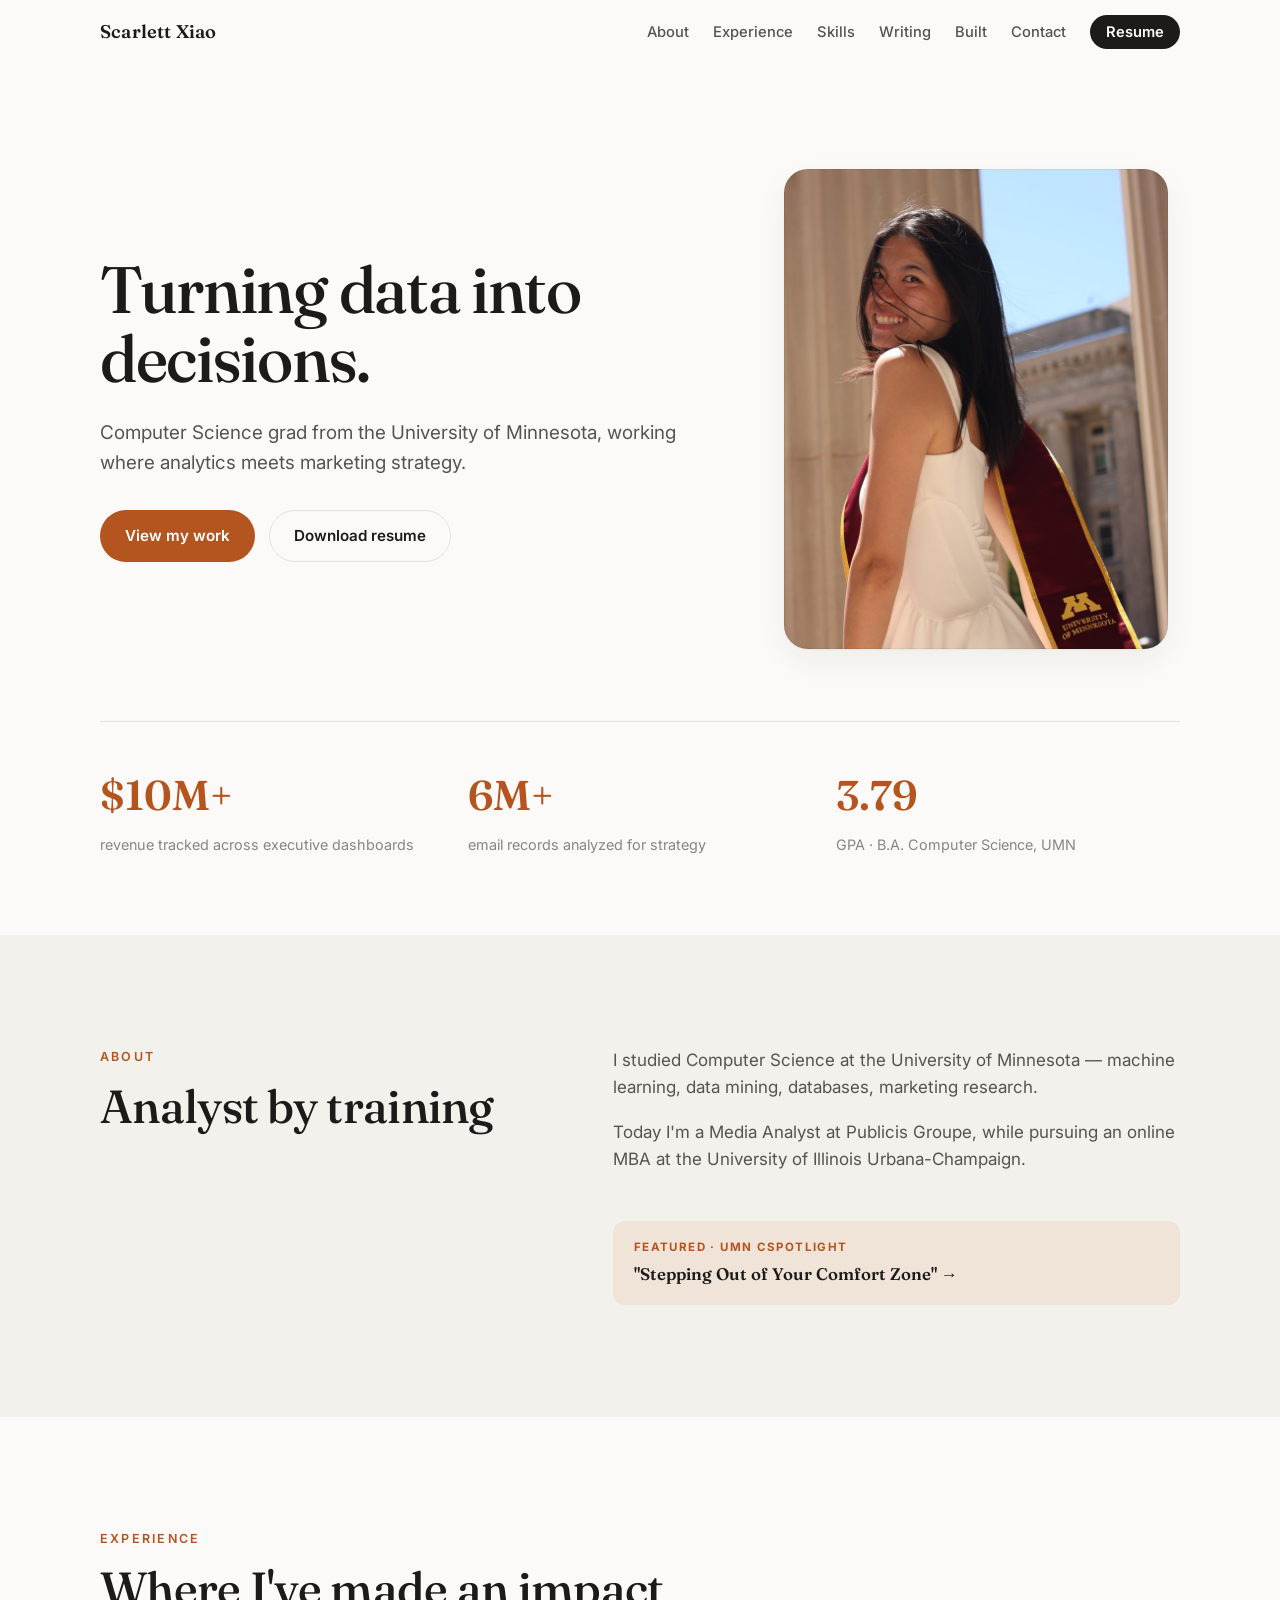
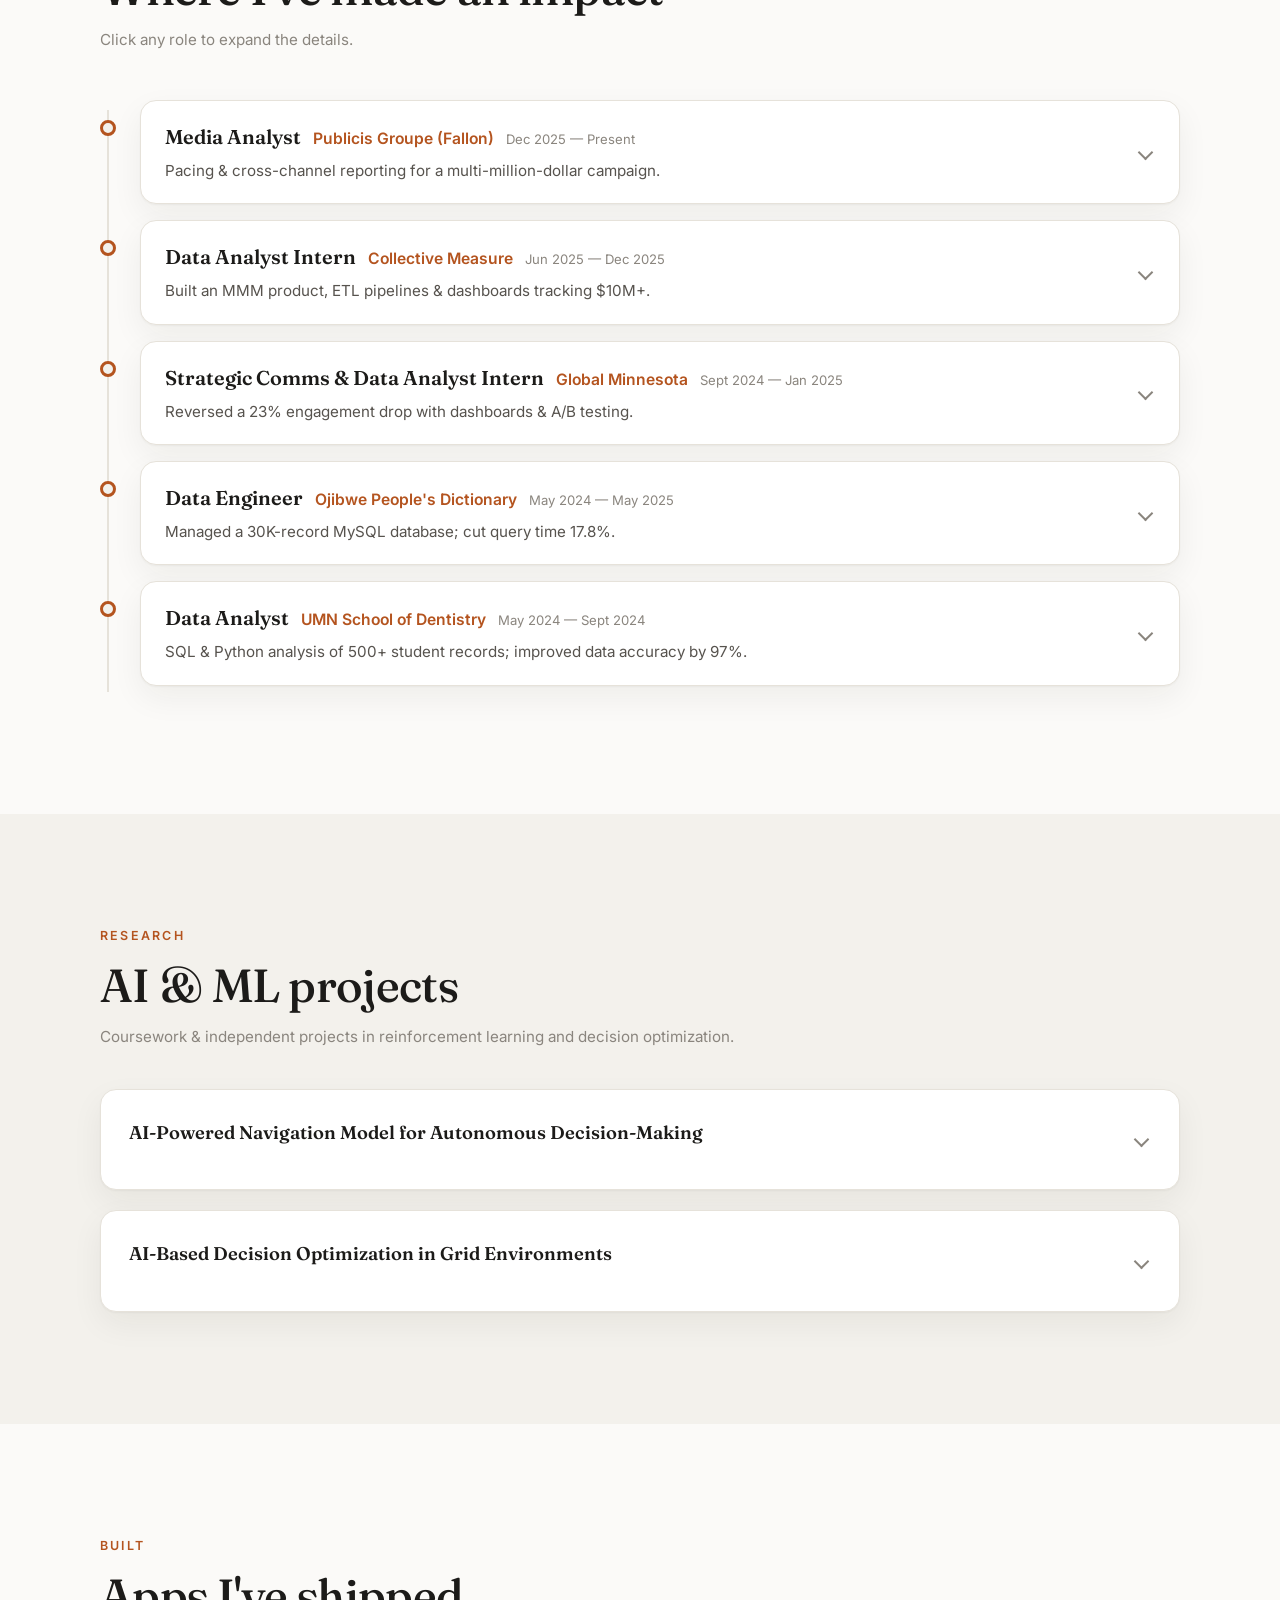
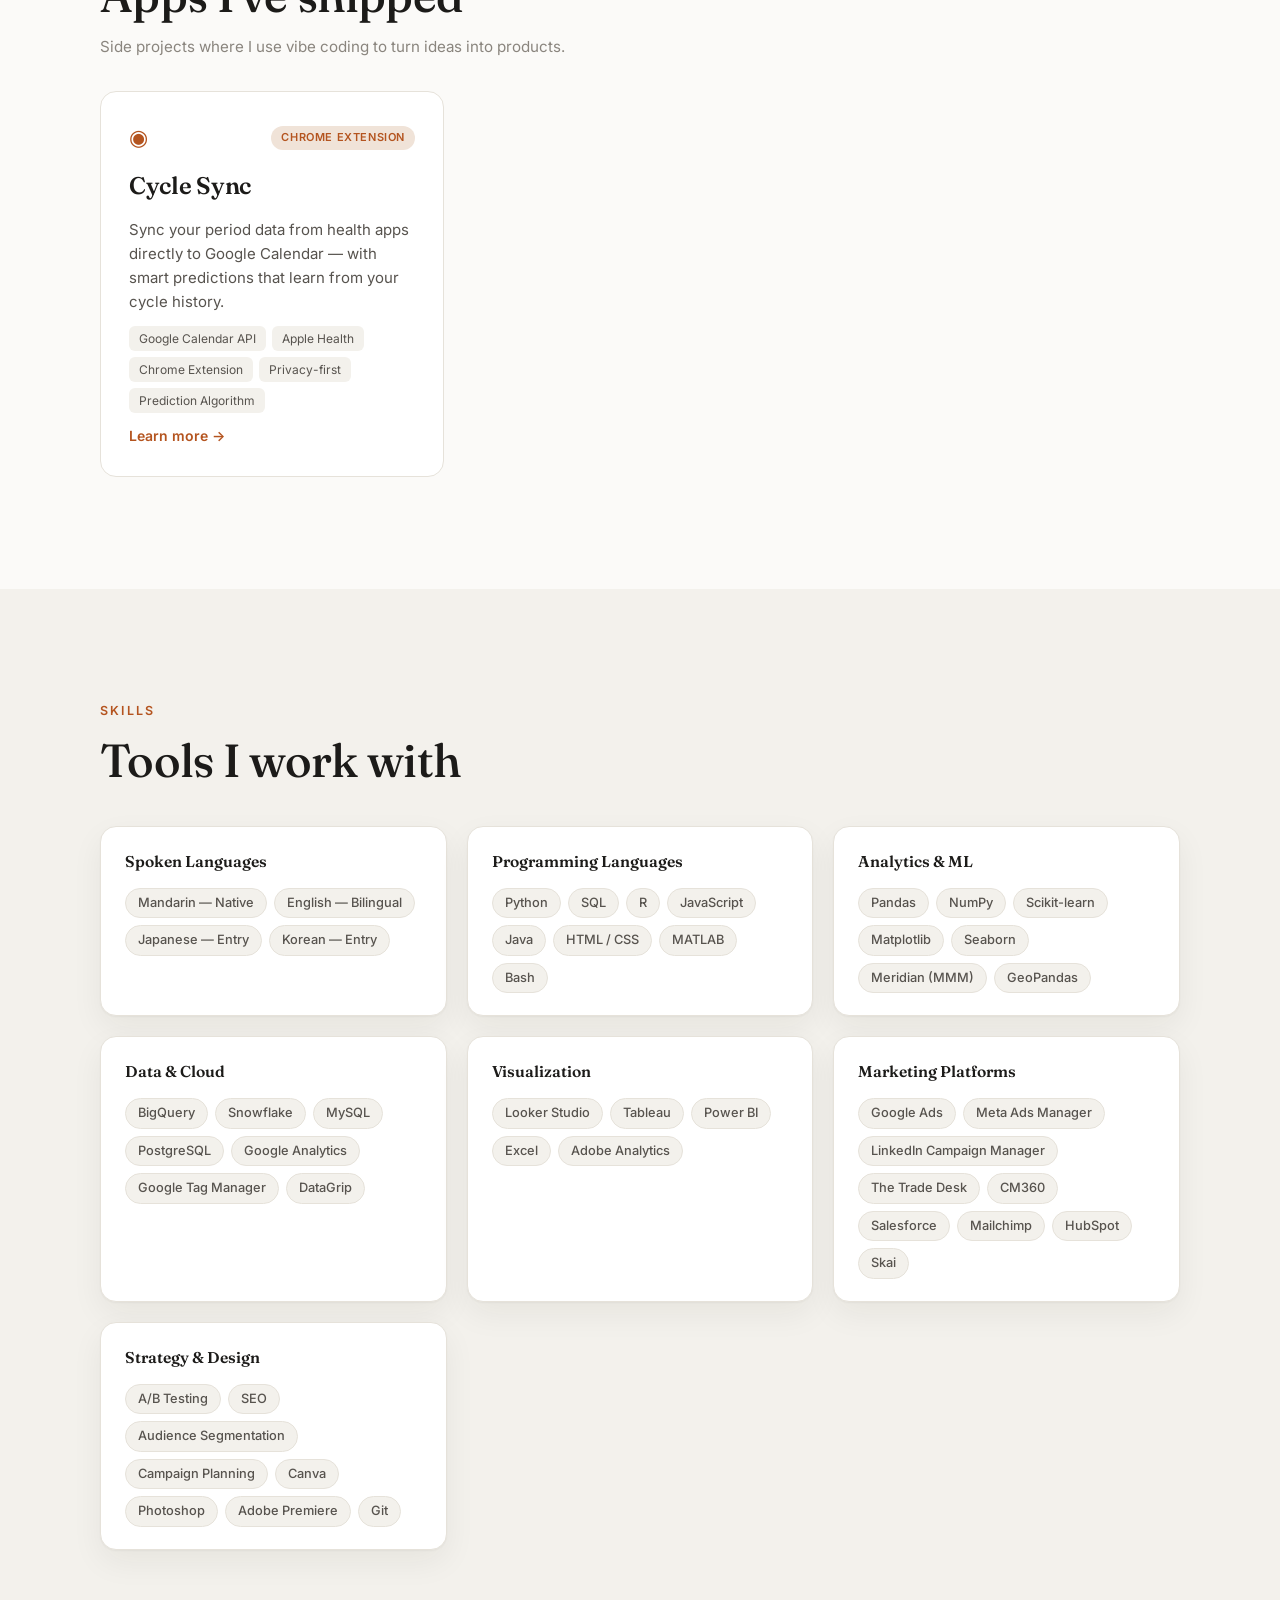
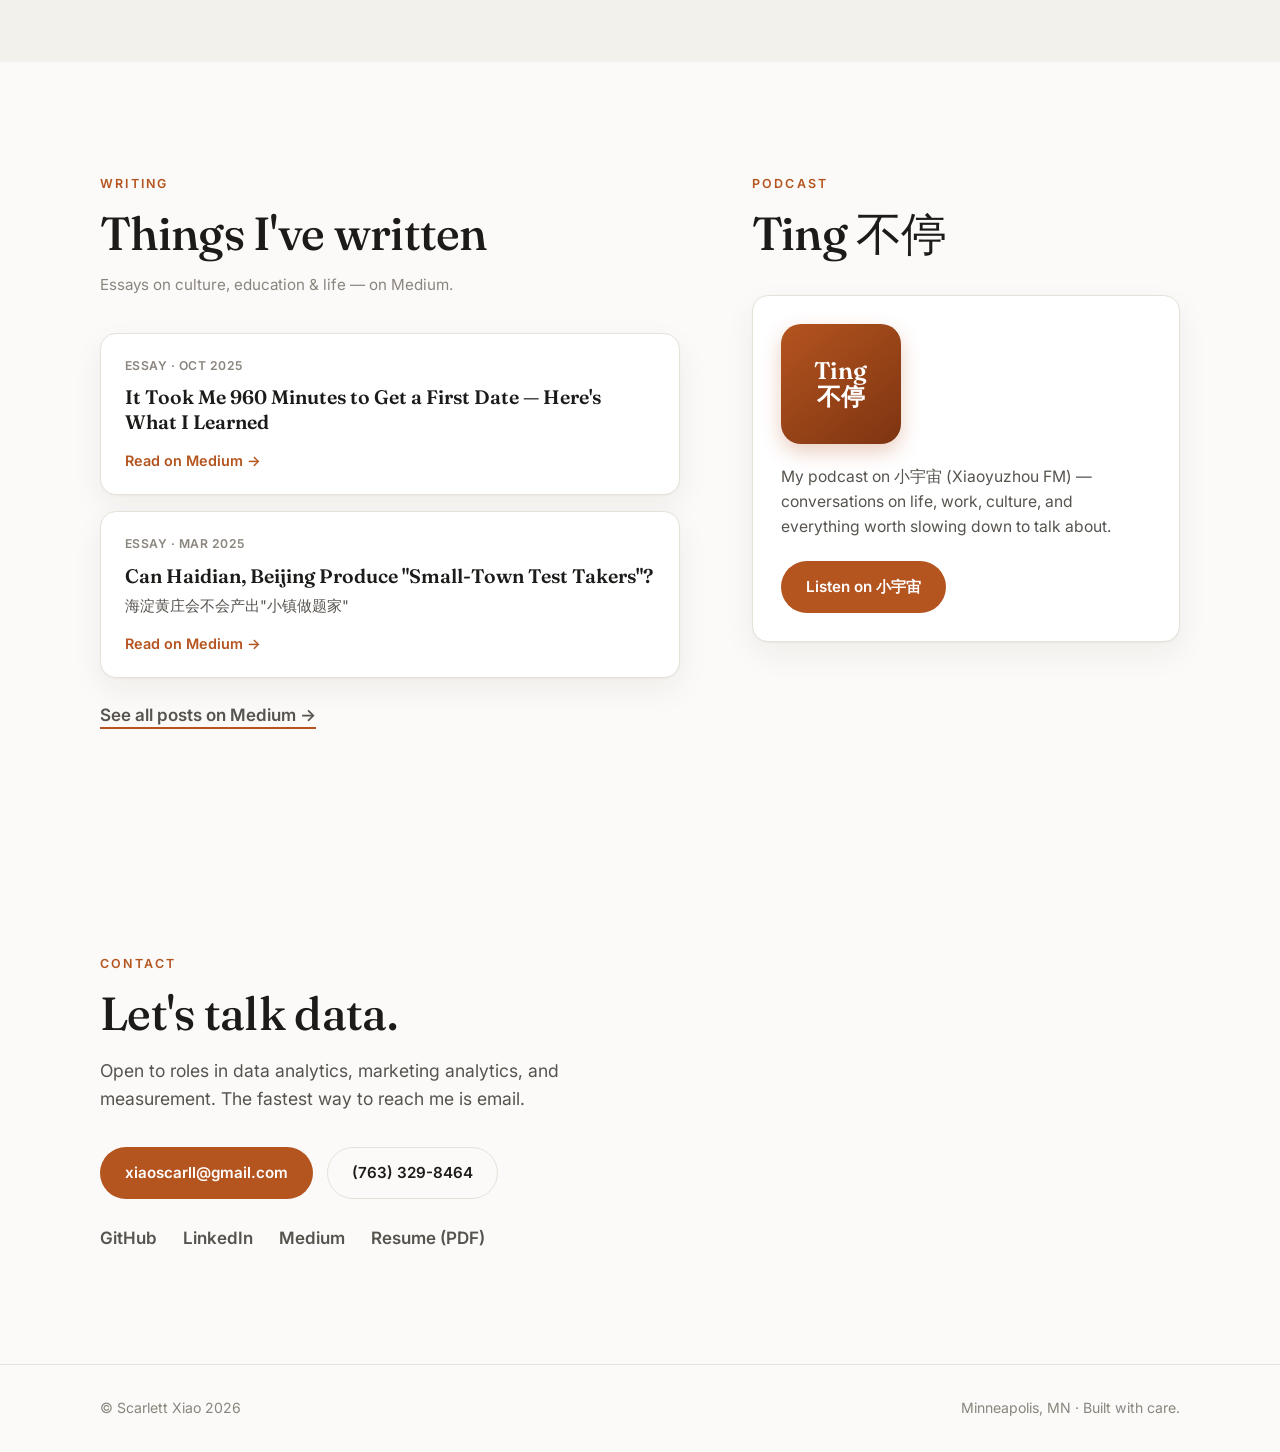
<file: index.html>
<!DOCTYPE html>
<html lang="en">
<head>
  <meta charset="UTF-8" />
  <meta name="viewport" content="width=device-width, initial-scale=1.0" />
  <title>Scarlett Xiao — Data &amp; Marketing Analyst</title>
  <meta name="description" content="Scarlett Xiao is a Data & Marketing Analyst at Publicis Groupe (Fallon) in Minneapolis, MN. Specializing in cross-channel media measurement, BigQuery pipelines, and marketing analytics. B.A. Computer Science, UMN. MBA candidate at UIUC." />
  <meta name="keywords" content="Scarlett Xiao, data analyst Minneapolis, marketing analyst, media analyst, cross-channel analytics, BigQuery, Looker Studio, Tableau, Power BI, Publicis Groupe, Fallon, University of Minnesota, UIUC MBA" />
  <meta name="author" content="Scarlett Xiao" />
  <meta name="robots" content="index, follow" />
  <link rel="canonical" href="https://scarlett0018.github.io/" />
  <link rel="icon" href="favicon.ico" sizes="any" />
  <link rel="icon" type="image/png" sizes="32x32" href="assets/favicon-32.png" />
  <link rel="icon" type="image/png" sizes="16x16" href="assets/favicon-16.png" />
  <link rel="apple-touch-icon" sizes="180x180" href="assets/apple-touch-icon.png" />

  <!-- Open Graph -->
  <meta property="og:type" content="website" />
  <meta property="og:url" content="https://scarlett0018.github.io/" />
  <meta property="og:title" content="Scarlett Xiao — Data &amp; Marketing Analyst" />
  <meta property="og:description" content="Data & Marketing Analyst at Publicis Groupe. Turning data into decisions that move budgets. B.A. CS, UMN · MBA candidate, UIUC." />
  <meta property="og:image" content="https://scarlett0018.github.io/assets/scarlett.jpg" />

  <!-- Twitter Card -->
  <meta name="twitter:card" content="summary_large_image" />
  <meta name="twitter:title" content="Scarlett Xiao — Data &amp; Marketing Analyst" />
  <meta name="twitter:description" content="Data & Marketing Analyst at Publicis Groupe. Turning data into decisions." />
  <meta name="twitter:image" content="https://scarlett0018.github.io/assets/scarlett.jpg" />

  <!-- Structured Data -->
  <script type="application/ld+json">
  {
    "@context": "https://schema.org",
    "@type": "Person",
    "name": "Scarlett Xiao",
    "jobTitle": "Media Analyst",
    "worksFor": { "@type": "Organization", "name": "Publicis Groupe" },
    "alumniOf": [
      { "@type": "CollegeOrUniversity", "name": "University of Minnesota" },
      { "@type": "CollegeOrUniversity", "name": "University of Illinois Urbana-Champaign" }
    ],
    "url": "https://scarlett0018.github.io/",
    "email": "xiaoscarll@gmail.com",
    "sameAs": [
      "https://github.com/scarlett0018",
      "https://www.linkedin.com/in/scarlett-xiao-ds/",
      "https://medium.com/@xiaoscarll"
    ]
  }
  </script>

  <link rel="preconnect" href="https://fonts.googleapis.com" />
  <link rel="preconnect" href="https://fonts.gstatic.com" crossorigin />
  <link href="https://fonts.googleapis.com/css2?family=Fraunces:ital,opsz,wght@0,9..144,400;0,9..144,500;0,9..144,600;1,9..144,400&family=Inter:wght@400;500;600;700&display=swap" rel="stylesheet" />
  <link rel="stylesheet" href="styles.css" />
</head>
<body>

  <!-- Nav -->
  <header class="nav" id="nav">
    <div class="container">
      <nav class="nav__inner">
        <a href="#" class="nav__brand">Scarlett Xiao</a>
        <ul class="nav__links">
          <li><a href="#about">About</a></li>
          <li><a href="#experience">Experience</a></li>
          <li><a href="#skills">Skills</a></li>
          <li><a href="#writing">Writing</a></li>
          <li><a href="#built">Built</a></li>
          <li><a href="#contact">Contact</a></li>
          <li><a href="assets/Scarlett_Xiao_Resume.pdf" target="_blank" class="nav__cta">Resume</a></li>
        </ul>
      </nav>
    </div>
  </header>

  <main>

    <!-- Hero -->
    <section class="hero">
      <div class="container">
        <div class="hero__inner">
          <div>
            <h1 class="hero__title">Turning data into decisions.</h1>
            <p class="hero__lede">Computer Science grad from the University of Minnesota, working where analytics meets marketing strategy.</p>
            <div class="hero__actions">
              <a href="#experience" class="btn btn--primary">View my work</a>
              <a href="assets/Scarlett_Xiao_Resume.pdf" target="_blank" class="btn btn--ghost">Download resume</a>
            </div>
          </div>
          <div class="hero__photo">
            <img src="assets/scarlett.jpg" alt="Scarlett Xiao" />
          </div>
        </div>
        <ul class="hero__stats">
          <li>
            <span class="stat__num">$10M+</span>
            <span class="stat__label">revenue tracked across executive dashboards</span>
          </li>
          <li>
            <span class="stat__num">6M+</span>
            <span class="stat__label">email records analyzed for strategy</span>
          </li>
          <li>
            <span class="stat__num">3.79</span>
            <span class="stat__label">GPA · B.A. Computer Science, UMN</span>
          </li>
        </ul>
      </div>
    </section>

    <!-- About -->
    <section class="section section--alt reveal" id="about">
      <div class="container">
        <div class="grid-2">
          <div>
            <p class="section__kicker">About</p>
            <h2 class="section__title">Analyst by training</h2>
          </div>
          <div class="prose">
            <p>I studied Computer Science at the University of Minnesota — machine learning, data mining, databases, marketing research.</p>
            <p>Today I'm a Media Analyst at Publicis Groupe, while pursuing an online MBA at the University of Illinois Urbana-Champaign. </p>
            <div class="feature-group">
              <a href="https://cse.umn.edu/cs/news/cspotlight-stepping-out-your-comfort-zone" target="_blank" class="feature">
                <span class="feature__label">Featured · UMN CSpotlight</span>
                <span class="feature__title">"Stepping Out of Your Comfort Zone" →</span>
              </a>
            </div>
          </div>
        </div>
      </div>
    </section>

    <!-- Experience -->
    <section class="section reveal" id="experience">
      <div class="container">
        <p class="section__kicker">Experience</p>
        <h2 class="section__title">Where I've made an impact</h2>
        <p class="section__hint">Click any role to expand the details.</p>
        <ol class="timeline">

          <li class="timeline__item">
            <details>
              <summary>
                <div class="timeline__head">
                  <span class="timeline__role">Media Analyst</span>
                  <span class="timeline__org">Publicis Groupe (Fallon)</span>
                  <span class="timeline__date">Dec 2025 — Present</span>
                </div>
                <p class="timeline__summary">Pacing &amp; cross-channel reporting for a multi-million-dollar campaign.</p>
                <div class="timeline__chev"></div>
              </summary>
              <ul class="timeline__points">
                <li>Own pacing measurement for a multi-million-dollar TaxAct campaign, consolidating planned vs. actual spend across 20+ channels (CM360, YouTube, Amazon, TTD) for real-time budget visibility.</li>
                <li>Improved reporting accuracy by reconciling 100+ manual reports against database landing tables, cutting the risk of misreported spend in client presentations.</li>
                <li>Streamlined cross-channel reporting by integrating multi-platform exports into a unified BigQuery pipeline, slashing manual reconciliation time.</li>
                <li>Built placement- and date-level breakout analyses that let teams catch pacing gaps and overdelivery early in-flight.</li>
              </ul>
            </details>
          </li>

          <li class="timeline__item">
            <details>
              <summary>
                <div class="timeline__head">
                  <span class="timeline__role">Data Analyst Intern</span>
                  <span class="timeline__org">Collective Measure</span>
                  <span class="timeline__date">Jun 2025 — Dec 2025</span>
                </div>
                <p class="timeline__summary">Built an MMM product, ETL pipelines &amp; dashboards tracking $10M+.</p>
                <div class="timeline__chev"></div>
              </summary>
              <ul class="timeline__points">
                <li>Helped develop a full-stack Media Mix Modeling web product letting clients adjust 10+ cross-channel spend and simulate ROI in real time — optimizing $4M+ in media investments.</li>
                <li>Worked with data engineers on ETL and API pipelines (Snowflake, The Trade Desk → BigQuery) and shipped 5+ executive dashboards (Looker Studio &amp; Power BI) tracking $10M+ in revenue.</li>
                <li>Delivered the analytics &amp; visualization for the 2025 State of the Profession Report — 2,000+ DEI survey responses into 25+ interactive visuals reaching 8K+ professionals.</li>
                <li>Analyzed 6M+ email records for Andersen Windows &amp; Doors, shaping their 2026 marketing allocation strategy.</li>
                <li>Built and launched a Gemini-powered AI assistant for campaign-name validation, saving the team ~15 hrs/week.</li>
              </ul>
            </details>
          </li>

          <li class="timeline__item">
            <details>
              <summary>
                <div class="timeline__head">
                  <span class="timeline__role">Strategic Comms &amp; Data Analyst Intern</span>
                  <span class="timeline__org">Global Minnesota</span>
                  <span class="timeline__date">Sept 2024 — Jan 2025</span>
                </div>
                <p class="timeline__summary">Reversed a 23% engagement drop with dashboards &amp; A/B testing.</p>
                <div class="timeline__chev"></div>
              </summary>
              <ul class="timeline__points">
                <li>Diagnosed a 23% YoY drop in digital engagement across 4+ channels through multi-funnel user-behavior analysis.</li>
                <li>Automated 6+ performance dashboards (Google Analytics, Excel, Power BI), reducing manual reporting effort ~40%.</li>
                <li>Designed and ran 12 A/B tests across email campaigns — +4.2% open rate and +6.1% click-through from 8K+ recipients.</li>
                <li>Presented data-driven recommendations biweekly to senior leadership, driving a 3× lift in newsletter engagement and 20% lower bounce rate.</li>
              </ul>
            </details>
          </li>

          <li class="timeline__item">
            <details>
              <summary>
                <div class="timeline__head">
                  <span class="timeline__role">Data Engineer</span>
                  <span class="timeline__org">Ojibwe People's Dictionary</span>
                  <span class="timeline__date">May 2024 — May 2025</span>
                </div>
                <p class="timeline__summary">Managed a 30K-record MySQL database; cut query time 17.8%.</p>
                <div class="timeline__chev"></div>
              </summary>
              <ul class="timeline__points">
                <li>Managed a MySQL relational database, safeguarding integrity and security for 30,000+ records.</li>
                <li>Designed and maintained 50+ database objects (tables, views, stored procedures, triggers), optimizing performance.</li>
                <li>Reduced query run time 17.8% through advanced indexing and optimization; lifted data-retrieval efficiency 22.7%.</li>
              </ul>
            </details>
          </li>

          <li class="timeline__item">
            <details>
              <summary>
                <div class="timeline__head">
                  <span class="timeline__role">Data Analyst</span>
                  <span class="timeline__org">UMN School of Dentistry</span>
                  <span class="timeline__date">May 2024 — Sept 2024</span>
                </div>
                <p class="timeline__summary">SQL &amp; Python analysis of 500+ student records; improved data accuracy by 97%.</p>
                <div class="timeline__chev"></div>
              </summary>
              <ul class="timeline__points">
                <li>Analyzed academic performance data for 500+ students using SQL, identifying trends by gender, ethnicity, and parental education to shape targeted student support strategies.</li>
                <li>Cleaned and processed large datasets, improving data accuracy by 97% through standardization, missing-value handling, and outlier correction.</li>
                <li>Built data visualizations in Python (Pandas, NumPy, Matplotlib), reducing analysis time by 15.6%.</li>
                <li>Generated statistical insights that contributed to curriculum improvements and an 8.7% increase in student performance.</li>
              </ul>
            </details>
          </li>

        </ol>
      </div>
    </section>
 <!-- Research -->
    <section class="section section--alt reveal" id="research">
      <div class="container">
        <p class="section__kicker">Research</p>
        <h2 class="section__title">AI &amp; ML projects</h2>
        <p class="section__hint">Coursework &amp; independent projects in reinforcement learning and decision optimization.</p>
        <div class="research-grid">
          <div class="research-card">
            <details>
              <summary>
                <h3 class="research-card__title">AI-Powered Navigation Model for Autonomous Decision-Making</h3>
                <div class="timeline__chev"></div>
              </summary>
              <ul class="research-card__points">
                <li>Developed and optimized data models to train an AI agent in a simulated taxi environment — navigate a grid map, pick up passengers, and drop them at correct locations while minimizing steps.</li>
                <li>Implemented reinforcement learning algorithms (Sarsa &amp; Q-Learning) to help the agent learn efficient navigation strategies through iterative training.</li>
                <li>Fine-tuned model parameters, achieving an 18.6% reduction in training time vs. traditional methods using ε-greedy exploration (learning rate 0.6, discount factor 0.9).</li>
              </ul>
            </details>
          </div>
          <div class="research-card">
            <details>
              <summary>
                <h3 class="research-card__title">AI-Based Decision Optimization in Grid Environments</h3>
                <div class="timeline__chev"></div>
              </summary>
              <ul class="research-card__points">
                <li>Developed RL models to train an AI agent in a grid-based environment, learning optimal navigation decisions based on rewards and penalties.</li>
                <li>Implemented and compared value iteration, policy iteration, and Monte Carlo control strategies to enhance learning efficiency.</li>
                <li>Refined reward functions (r = −2, −0.2, −0.01) to balance exploration vs. exploitation — achieving a 24.7% reduction in computation time while maintaining accuracy.</li>
              </ul>
            </details>
          </div>
        </div>
      </div>
    </section>
        <!-- Built -->
    <section class="section reveal" id="built">
      <div class="container">
        <p class="section__kicker">Built</p>
        <h2 class="section__title">Apps I've shipped</h2>
        <p class="section__hint">Side projects where I use vibe coding to turn ideas into products. </p>
        <div class="built-grid">

          <a href="cycle-sync.html" class="built-card">
            <div class="built-card__header">
              <div class="built-card__icon">◉</div>
              <span class="built-card__badge">Chrome Extension</span>
            </div>
            <h3 class="built-card__name">Cycle Sync</h3>
            <p class="built-card__desc">Sync your period data from health apps directly to Google Calendar — with smart predictions that learn from your cycle history.</p>
            <ul class="built-card__tags">
              <li>Google Calendar API</li>
              <li>Apple Health</li>
              <li>Chrome Extension</li>
              <li>Privacy-first</li>
               <li>Prediction Algorithm</li>
            </ul>
            <span class="built-card__cta">Learn more →</span>
          </a>

        </div>
      </div>
    </section>

    <!-- Skills -->
    <section class="section section--alt reveal" id="skills">
      <div class="container">
        <p class="section__kicker">Skills</p>
        <h2 class="section__title">Tools I work with</h2>
        <div class="skills-grid">
          <div class="skill-group">
            <h3 class="skill-group__name">Spoken Languages</h3>
            <div class="skill-group__tags">
              <span class="skill-tag skill-tag--fluent">Mandarin — Native</span>
              <span class="skill-tag skill-tag--fluent">English — Bilingual</span>
              <span class="skill-tag skill-tag--entry">Japanese — Entry</span>
              <span class="skill-tag skill-tag--entry">Korean — Entry</span>
            </div>
          </div>
          <div class="skill-group">
            <h3 class="skill-group__name">Programming Languages</h3>
            <div class="skill-group__tags">
              <span class="skill-tag">Python</span>
              <span class="skill-tag">SQL</span>
              <span class="skill-tag">R</span>
              <span class="skill-tag">JavaScript</span>
              <span class="skill-tag">Java</span>
              <span class="skill-tag">HTML / CSS</span>
              <span class="skill-tag">MATLAB</span>
              <span class="skill-tag">Bash</span>
            </div>
          </div>
          <div class="skill-group">
            <h3 class="skill-group__name">Analytics &amp; ML</h3>
            <div class="skill-group__tags">
              <span class="skill-tag">Pandas</span>
              <span class="skill-tag">NumPy</span>
              <span class="skill-tag">Scikit-learn</span>
              <span class="skill-tag">Matplotlib</span>
              <span class="skill-tag">Seaborn</span>
              <span class="skill-tag">Meridian (MMM)</span>
              <span class="skill-tag">GeoPandas</span>
            </div>
          </div>
          <div class="skill-group">
            <h3 class="skill-group__name">Data &amp; Cloud</h3>
            <div class="skill-group__tags">
              <span class="skill-tag">BigQuery</span>
              <span class="skill-tag">Snowflake</span>
              <span class="skill-tag">MySQL</span>
              <span class="skill-tag">PostgreSQL</span>
              <span class="skill-tag">Google Analytics</span>
              <span class="skill-tag">Google Tag Manager</span>
              <span class="skill-tag">DataGrip</span>
            </div>
          </div>
          <div class="skill-group">
            <h3 class="skill-group__name">Visualization</h3>
            <div class="skill-group__tags">
              <span class="skill-tag">Looker Studio</span>
              <span class="skill-tag">Tableau</span>
              <span class="skill-tag">Power BI</span>
              <span class="skill-tag">Excel</span>
              <span class="skill-tag">Adobe Analytics</span>
            </div>
          </div>
          <div class="skill-group">
            <h3 class="skill-group__name">Marketing Platforms</h3>
            <div class="skill-group__tags">
              <span class="skill-tag">Google Ads</span>
              <span class="skill-tag">Meta Ads Manager</span>
              <span class="skill-tag">LinkedIn Campaign Manager</span>
              <span class="skill-tag">The Trade Desk</span>
              <span class="skill-tag">CM360</span>
              <span class="skill-tag">Salesforce</span>
              <span class="skill-tag">Mailchimp</span>
              <span class="skill-tag">HubSpot</span>
              <span class="skill-tag">Skai</span>
            </div>
          </div>
          <div class="skill-group">
            <h3 class="skill-group__name">Strategy &amp; Design</h3>
            <div class="skill-group__tags">
              <span class="skill-tag">A/B Testing</span>
              <span class="skill-tag">SEO</span>
              <span class="skill-tag">Audience Segmentation</span>
              <span class="skill-tag">Campaign Planning</span>
              <span class="skill-tag">Canva</span>
              <span class="skill-tag">Photoshop</span>
              <span class="skill-tag">Adobe Premiere</span>
              <span class="skill-tag">Git</span>
            </div>
          </div>
        </div>
      </div>
    </section>

    <!-- Writing + Podcast -->
    <section class="section reveal" id="writing">
      <div class="container">
        <div class="media-grid">
          <div>
            <p class="section__kicker">Writing</p>
            <h2 class="section__title">Things I've written</h2>
            <p class="section__hint">Essays on culture, education &amp; life — on Medium.</p>
            <div class="post-list">
              <a href="https://medium.com/@xiaoscarll" target="_blank" class="post">
                <span class="post__tag">Essay · Oct 2025</span>
                <h3 class="post__title">It Took Me 960 Minutes to Get a First Date — Here's What I Learned</h3>
                <span class="post__link">Read on Medium →</span>
              </a>
              <a href="https://medium.com/@xiaoscarll" target="_blank" class="post">
                <span class="post__tag">Essay · Mar 2025</span>
                <h3 class="post__title">Can Haidian, Beijing Produce "Small-Town Test Takers"?</h3>
                <p class="post__sub">海淀黄庄会不会产出"小镇做题家"</p>
                <span class="post__link">Read on Medium →</span>
              </a>
            </div>
            <p class="see-more"><a href="https://medium.com/@xiaoscarll" target="_blank">See all posts on Medium →</a></p>
          </div>
          <div id="podcast">
            <p class="section__kicker">Podcast</p>
            <h2 class="section__title">Ting 不停</h2>
            <div class="podcast-card">
              <div class="podcast-card__art">
                <span>Ting<br />不停</span>
              </div>
              <p class="podcast-card__desc">My podcast on 小宇宙 (Xiaoyuzhou FM) — conversations on life, work, culture, and everything worth slowing down to talk about.</p>
              <a href="https://www.xiaoyuzhoufm.com/" target="_blank" class="btn btn--primary">Listen on 小宇宙</a>
            </div>
          </div>
        </div>
      </div>
    </section>

    <!-- Contact -->
    <section class="section reveal" id="contact">
      <div class="container">
        <div class="contact">
          <p class="section__kicker">Contact</p>
          <h2 class="section__title">Let's talk data.</h2>
          <p class="contact__lede">Open to roles in data analytics, marketing analytics, and measurement. The fastest way to reach me is email.</p>
          <div class="contact__actions">
            <a href="mailto:xiaoscarll@gmail.com" class="btn btn--primary">xiaoscarll@gmail.com</a>
            <a href="tel:7633298464" class="btn btn--ghost">(763) 329-8464</a>
          </div>
          <ul class="contact__links">
            <li><a href="https://github.com/scarlett0018" target="_blank">GitHub</a></li>
            <li><a href="https://www.linkedin.com/in/scarlett-xiao-ds/" target="_blank">LinkedIn</a></li>
            <li><a href="https://medium.com/@xiaoscarll" target="_blank">Medium</a></li>
            <li><a href="assets/Scarlett_Xiao_Resume.pdf" target="_blank">Resume (PDF)</a></li>
          </ul>
        </div>
      </div>
    </section>

  </main>

  <!-- Footer -->
  <footer class="footer">
    <div class="container">
      <div class="footer__inner">
        <span>© Scarlett Xiao <span id="year"></span></span>
        <span>Minneapolis, MN · Built with care.</span>
      </div>
    </div>
  </footer>

  <script src="script.js"></script>
</body>
</html>
</file>
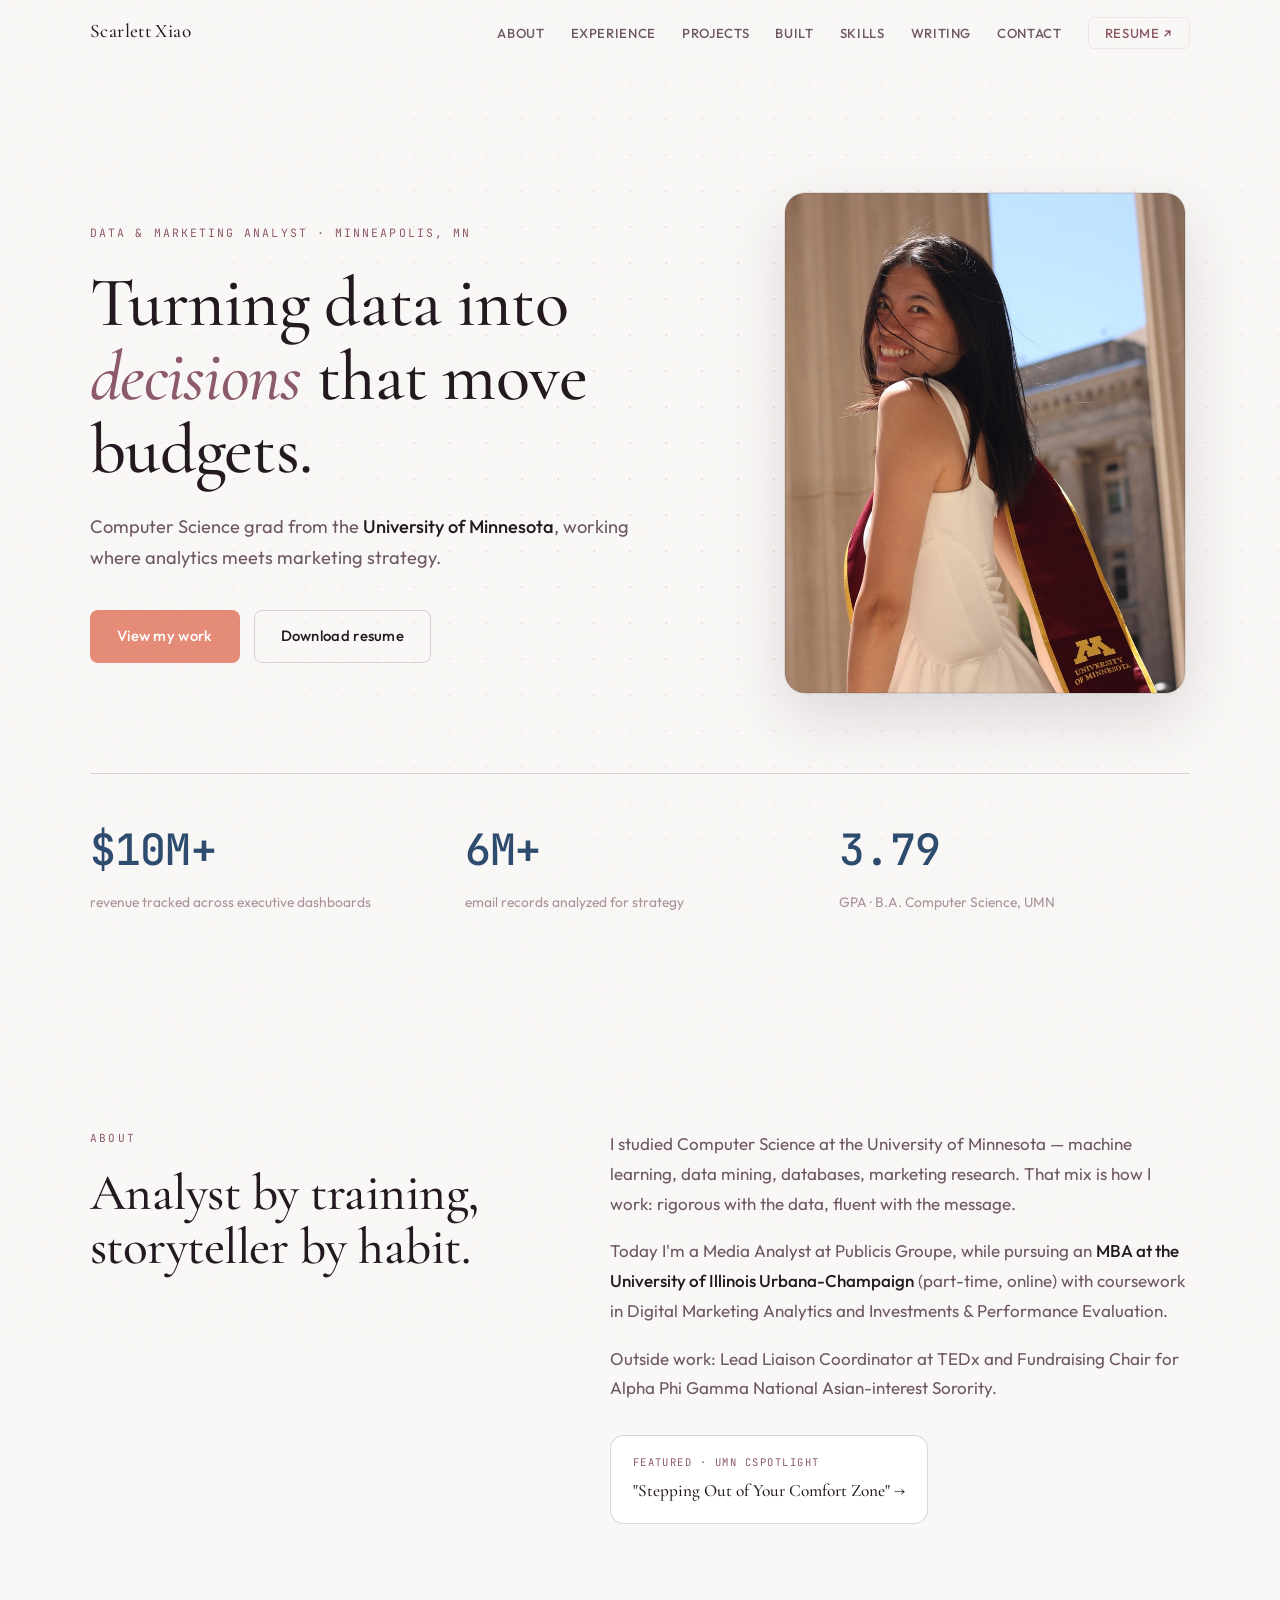
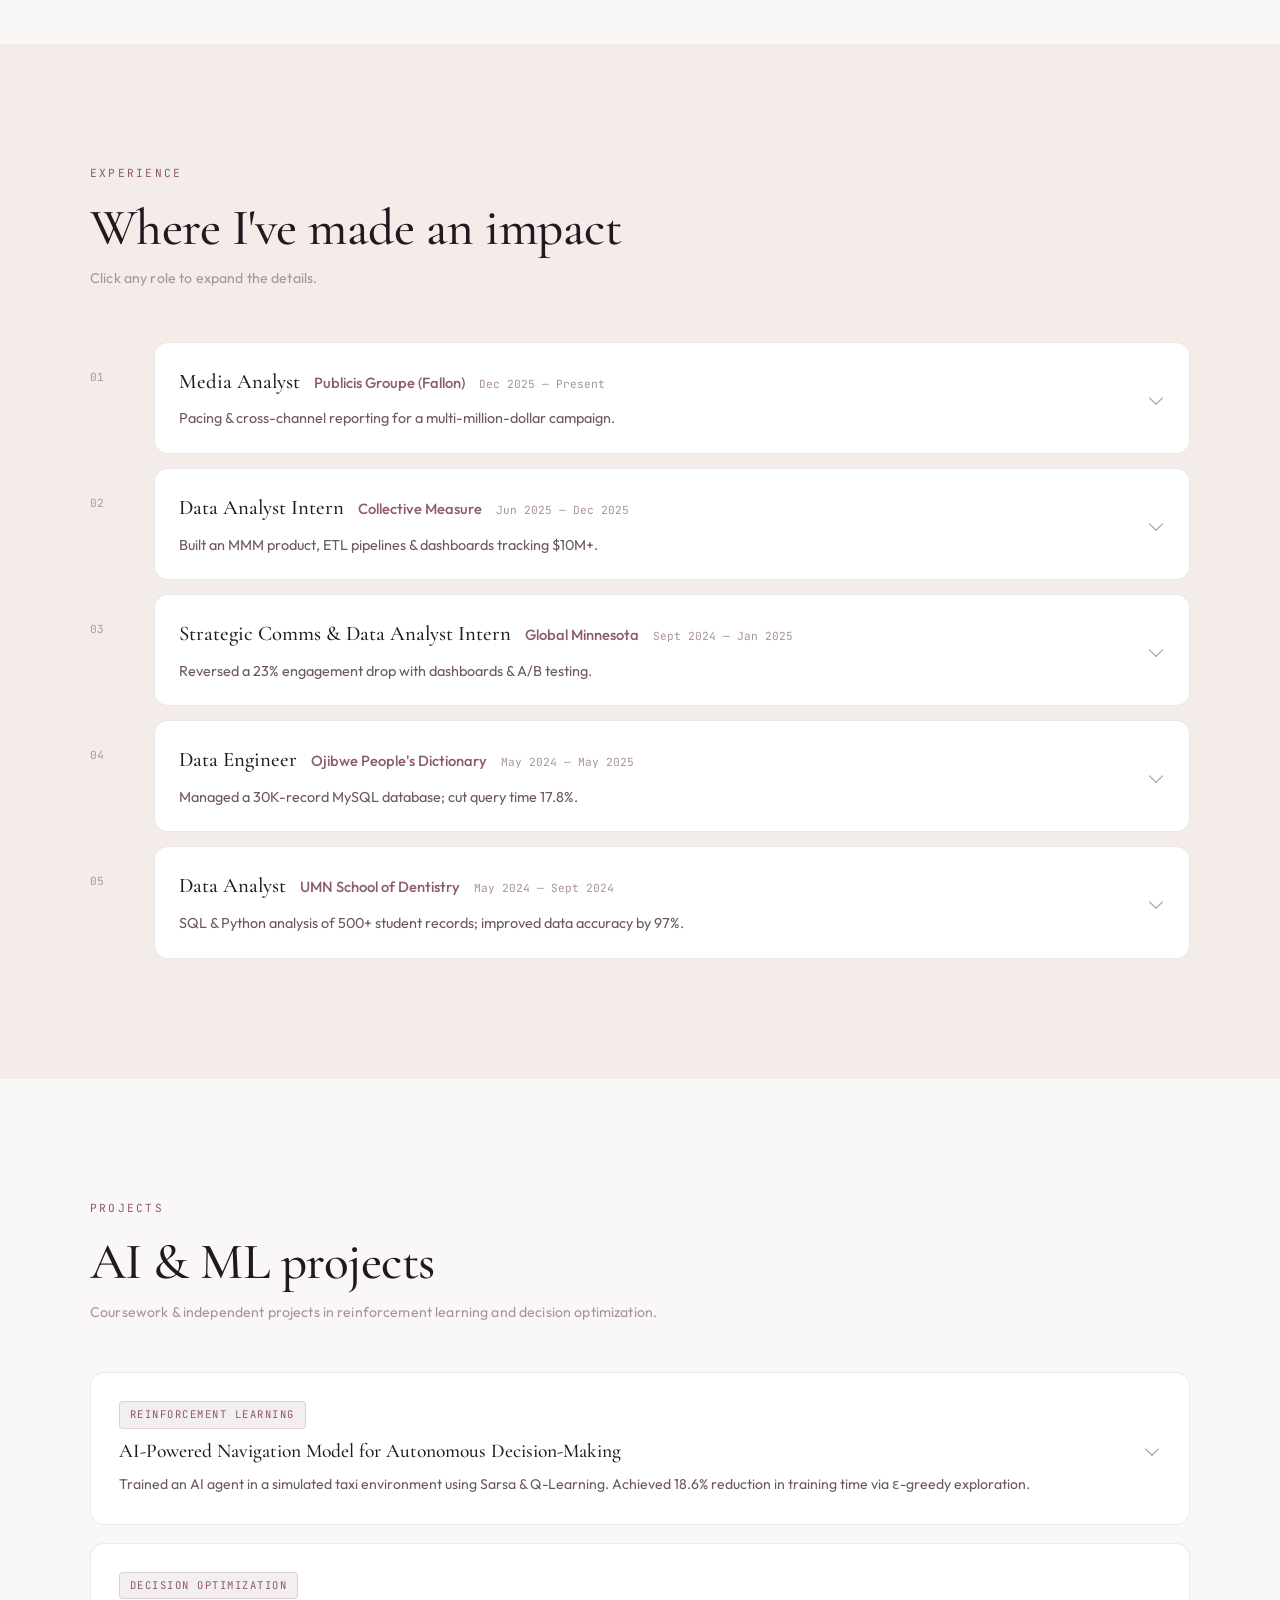
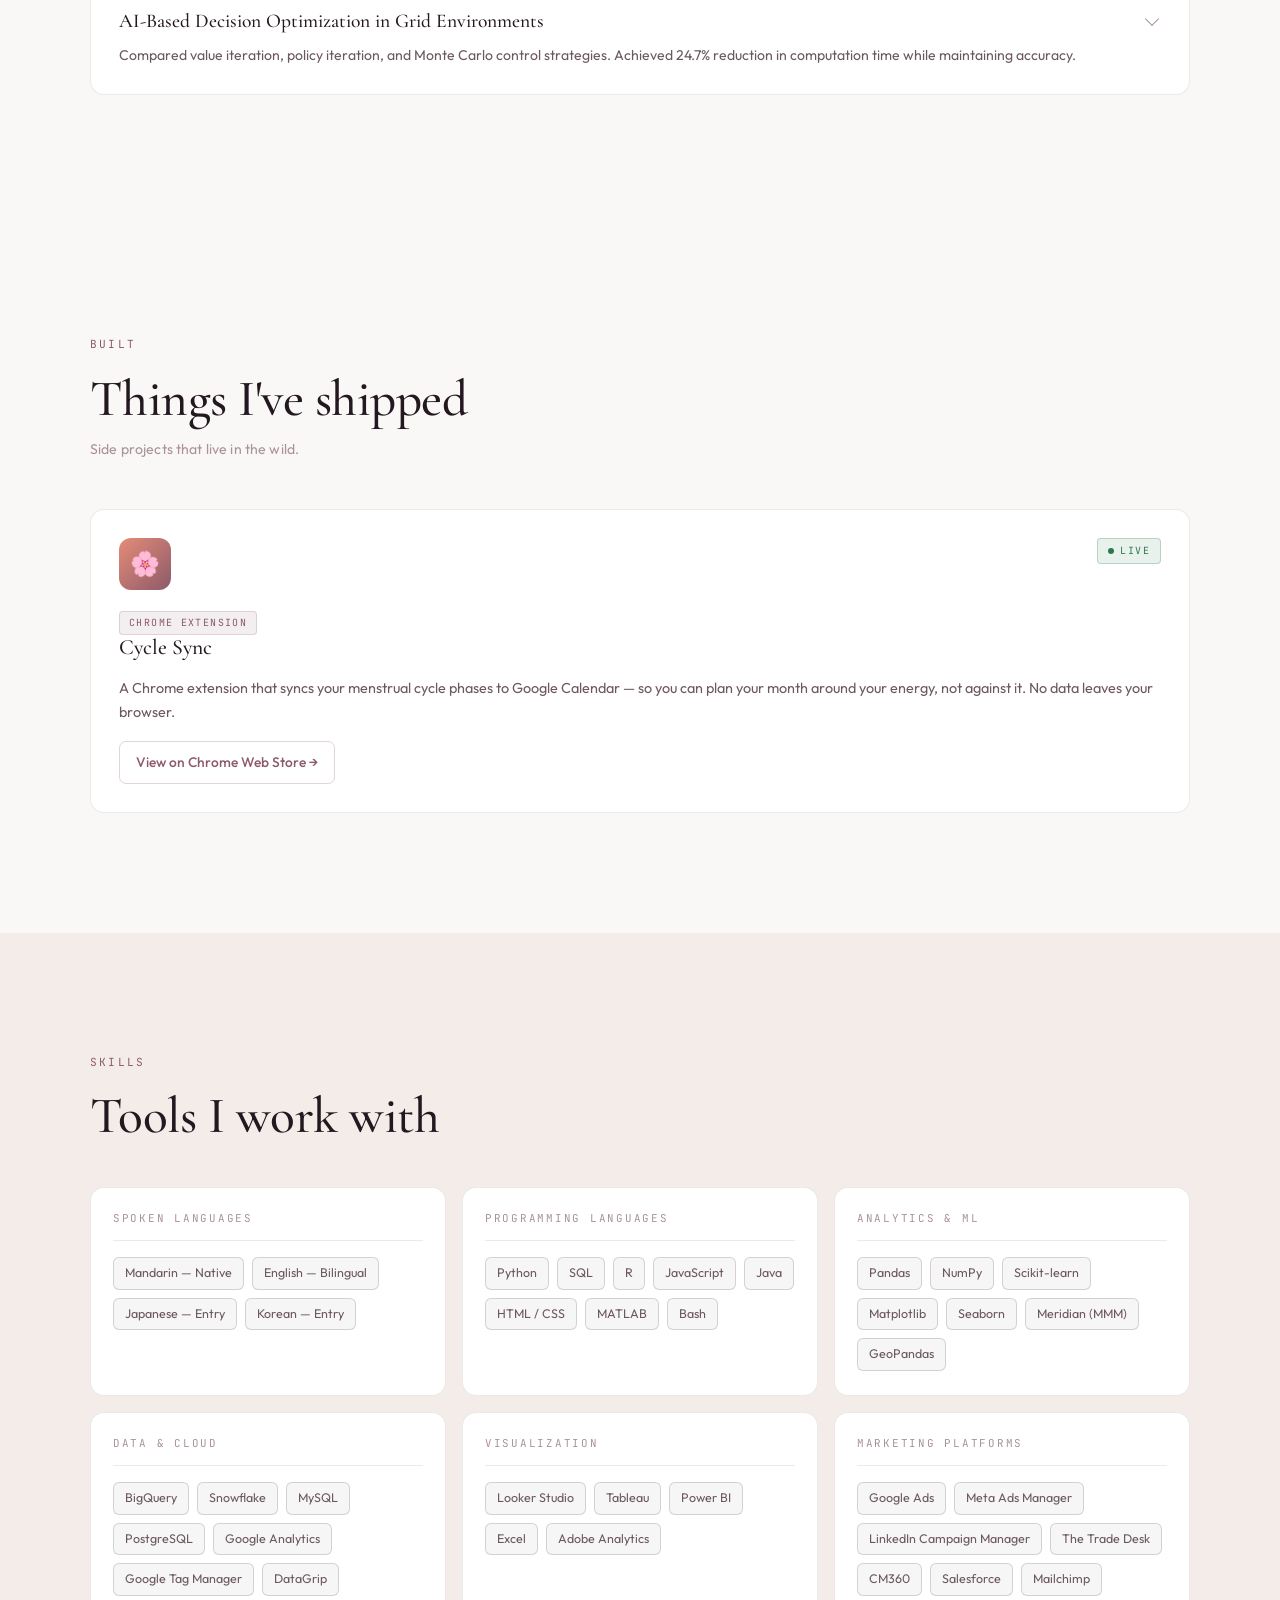
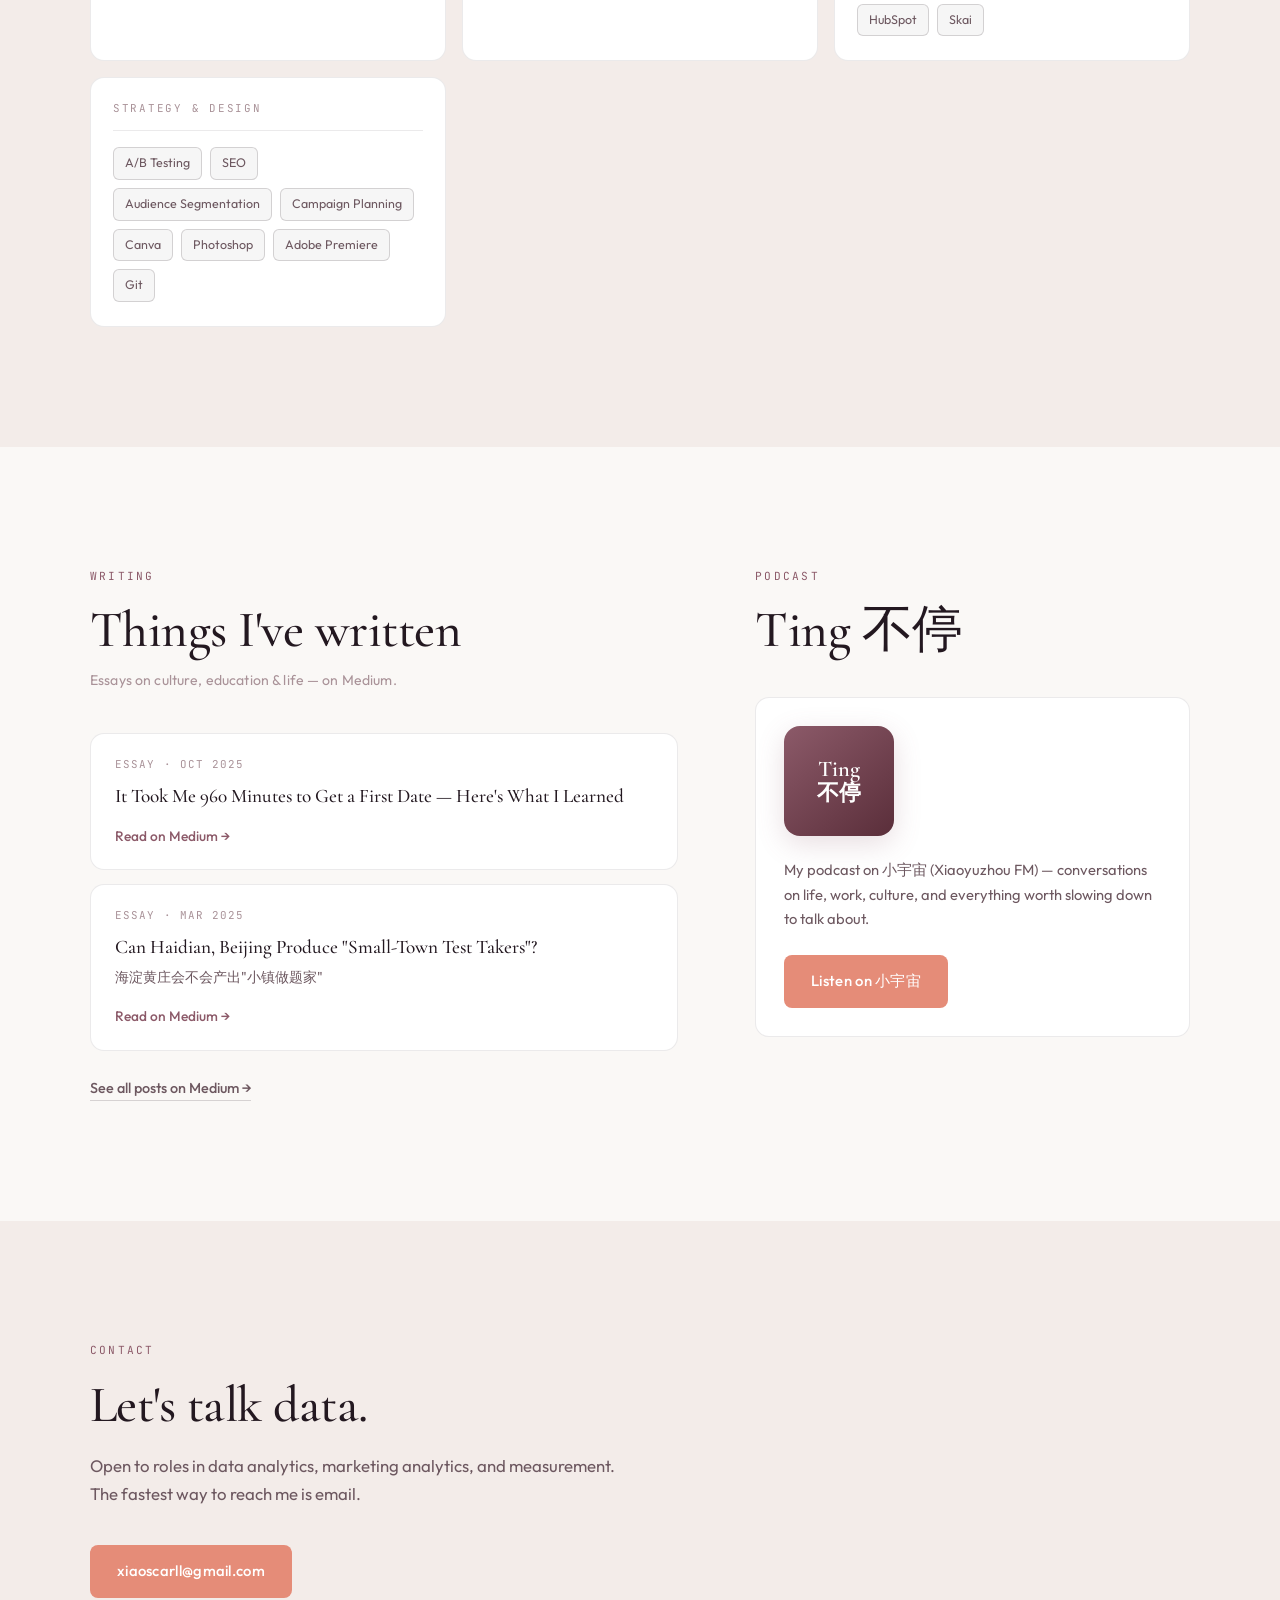
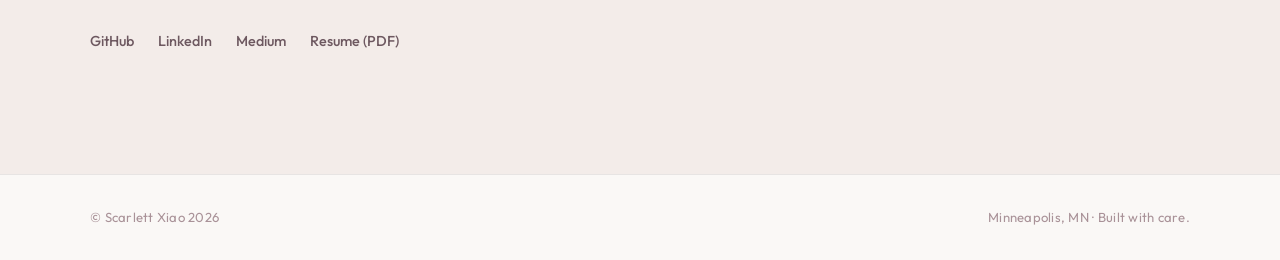
<file: porfolio/index.html>
<!DOCTYPE html>
<html lang="en">
<head>
  <meta charset="UTF-8" />
  <meta name="viewport" content="width=device-width, initial-scale=1.0" />
  <title>Scarlett Xiao — Data &amp; Marketing Analyst</title>
  <meta name="description" content="Scarlett Xiao is a Data & Marketing Analyst at Publicis Groupe (Fallon) in Minneapolis, MN. Specializing in cross-channel media measurement, BigQuery pipelines, and marketing analytics. B.A. Computer Science, UMN. MBA candidate at UIUC." />
  <meta name="keywords" content="Scarlett Xiao, data analyst Minneapolis, marketing analyst, media analyst, cross-channel analytics, BigQuery, Looker Studio, Tableau, Power BI, Publicis Groupe, Fallon, University of Minnesota, UIUC MBA" />
  <meta name="author" content="Scarlett Xiao" />
  <meta name="robots" content="index, follow" />
  <link rel="canonical" href="https://scarlett0018.github.io/" />

  <!-- Open Graph -->
  <meta property="og:type" content="website" />
  <meta property="og:url" content="https://scarlett0018.github.io/" />
  <meta property="og:title" content="Scarlett Xiao — Data &amp; Marketing Analyst" />
  <meta property="og:description" content="Data & Marketing Analyst at Publicis Groupe. Turning data into decisions that move budgets. B.A. CS, UMN · MBA candidate, UIUC." />
  <meta property="og:image" content="https://scarlett0018.github.io/assets/scarlett.jpg" />

  <!-- Twitter Card -->
  <meta name="twitter:card" content="summary_large_image" />
  <meta name="twitter:title" content="Scarlett Xiao — Data &amp; Marketing Analyst" />
  <meta name="twitter:description" content="Data & Marketing Analyst at Publicis Groupe. Turning data into decisions that move budgets." />
  <meta name="twitter:image" content="https://scarlett0018.github.io/assets/scarlett.jpg" />

  <!-- Structured Data -->
  <script type="application/ld+json">
  {
    "@context": "https://schema.org",
    "@type": "Person",
    "name": "Scarlett Xiao",
    "jobTitle": "Media Analyst",
    "worksFor": { "@type": "Organization", "name": "Publicis Groupe" },
    "alumniOf": [
      { "@type": "CollegeOrUniversity", "name": "University of Minnesota" },
      { "@type": "CollegeOrUniversity", "name": "University of Illinois Urbana-Champaign" }
    ],
    "url": "https://scarlett0018.github.io/",
    "email": "xiaoscarll@gmail.com",
    "sameAs": [
      "https://github.com/scarlett0018",
      "https://www.linkedin.com/in/scarlett-xiao-ds/",
      "https://medium.com/@xiaoscarll"
    ]
  }
  </script>

  <link rel="icon" type="image/png" sizes="32x32" href="assets/favicon-32.png" />
  <link rel="icon" type="image/png" sizes="16x16" href="assets/favicon-16.png" />
  <link rel="apple-touch-icon" sizes="180x180" href="assets/apple-touch-icon.png" />

  <link rel="preconnect" href="https://fonts.googleapis.com" />
  <link rel="preconnect" href="https://fonts.gstatic.com" crossorigin />
  <link href="https://fonts.googleapis.com/css2?family=Cormorant+Garamond:ital,wght@0,400;0,500;0,600;1,400;1,500;1,600&family=Outfit:wght@300;400;500;600&family=JetBrains+Mono:wght@400;500&display=swap" rel="stylesheet" />
  <link rel="stylesheet" href="styles.css" />
</head>
<body>

  <div class="grain" aria-hidden="true"></div>

  <!-- Nav -->
  <header class="nav" id="nav">
    <div class="container">
      <nav class="nav__inner">
        <a href="#" class="nav__brand">Scarlett Xiao</a>
        <ul class="nav__links">
          <li><a href="#about">About</a></li>
          <li><a href="#experience">Experience</a></li>
          <li><a href="#research">Projects</a></li>
          <li><a href="#built">Built</a></li>
          <li><a href="#skills">Skills</a></li>
          <li><a href="#writing">Writing</a></li>
          <li><a href="#contact">Contact</a></li>
          <li><a href="assets/Scarlett_Xiao_Resume.pdf" target="_blank" class="nav__cta">Resume ↗</a></li>
        </ul>
      </nav>
    </div>
  </header>

  <main>

    <!-- Hero -->
    <section class="hero">
      <div class="hero__dot-grid" aria-hidden="true"></div>
      <div class="container">
        <div class="hero__inner">
          <div class="hero__copy">
            <p class="hero__eyebrow">Data &amp; Marketing Analyst · Minneapolis, MN</p>
            <h1 class="hero__title">Turning data into <em>decisions</em> that move budgets.</h1>
            <p class="hero__lede">Computer Science grad from the <strong>University of Minnesota</strong>, working where analytics meets marketing strategy.</p>
            <div class="hero__actions">
              <a href="#experience" class="btn btn--primary">View my work</a>
              <a href="assets/Scarlett_Xiao_Resume.pdf" target="_blank" class="btn btn--ghost">Download resume</a>
            </div>
          </div>
          <div class="hero__photo">
            <img src="assets/scarlett.jpg" alt="Scarlett Xiao" />
          </div>
        </div>
        <ul class="hero__stats">
          <li>
            <span class="stat__num" data-target="10" data-prefix="$" data-suffix="M+">$10M+</span>
            <span class="stat__label">revenue tracked across executive dashboards</span>
          </li>
          <li>
            <span class="stat__num" data-target="6" data-suffix="M+">6M+</span>
            <span class="stat__label">email records analyzed for strategy</span>
          </li>
          <li>
            <span class="stat__num" data-target="3.79" data-decimal="true">3.79</span>
            <span class="stat__label">GPA · B.A. Computer Science, UMN</span>
          </li>
        </ul>
      </div>
    </section>

    <!-- About -->
    <section class="section reveal" id="about">
      <div class="container">
        <div class="grid-2">
          <div>
            <p class="section__kicker">About</p>
            <h2 class="section__title">Analyst by training,<br />storyteller by habit.</h2>
          </div>
          <div class="prose">
            <p>I studied Computer Science at the University of Minnesota — machine learning, data mining, databases, marketing research. That mix is how I work: rigorous with the data, fluent with the message.</p>
            <p>Today I'm a Media Analyst at Publicis Groupe, while pursuing an <strong>MBA at the University of Illinois Urbana-Champaign</strong> (part-time, online) with coursework in Digital Marketing Analytics and Investments &amp; Performance Evaluation.</p>
            <p>Outside work: Lead Liaison Coordinator at TEDx and Fundraising Chair for Alpha Phi Gamma National Asian-interest Sorority.</p>
            <div class="feature-group">
              <a href="https://cse.umn.edu/cs/news/cspotlight-stepping-out-your-comfort-zone" target="_blank" class="feature">
                <span class="feature__label">Featured · UMN CSpotlight</span>
                <span class="feature__title">"Stepping Out of Your Comfort Zone" →</span>
              </a>
            </div>
          </div>
        </div>
      </div>
    </section>

    <!-- Experience -->
    <section class="section section--alt reveal" id="experience">
      <div class="container">
        <p class="section__kicker">Experience</p>
        <h2 class="section__title">Where I've made an impact</h2>
        <p class="section__hint">Click any role to expand the details.</p>
        <ol class="timeline">

          <li class="timeline__item">
            <span class="timeline__num">01</span>
            <details>
              <summary>
                <div class="timeline__head">
                  <span class="timeline__role">Media Analyst</span>
                  <span class="timeline__org">Publicis Groupe (Fallon)</span>
                  <span class="timeline__date">Dec 2025 — Present</span>
                </div>
                <p class="timeline__summary">Pacing &amp; cross-channel reporting for a multi-million-dollar campaign.</p>
                <div class="timeline__chev"></div>
              </summary>
              <ul class="timeline__points">
                <li>Own pacing measurement for a multi-million-dollar TaxAct campaign, consolidating planned vs. actual spend across 20+ channels (CM360, YouTube, Amazon, TTD) for real-time budget visibility.</li>
                <li>Improved reporting accuracy by reconciling 100+ manual reports against database landing tables, cutting the risk of misreported spend in client presentations.</li>
                <li>Streamlined cross-channel reporting by integrating multi-platform exports into a unified BigQuery pipeline, slashing manual reconciliation time.</li>
                <li>Built placement- and date-level breakout analyses that let teams catch pacing gaps and overdelivery early in-flight.</li>
              </ul>
            </details>
          </li>

          <li class="timeline__item">
            <span class="timeline__num">02</span>
            <details>
              <summary>
                <div class="timeline__head">
                  <span class="timeline__role">Data Analyst Intern</span>
                  <span class="timeline__org">Collective Measure</span>
                  <span class="timeline__date">Jun 2025 — Dec 2025</span>
                </div>
                <p class="timeline__summary">Built an MMM product, ETL pipelines &amp; dashboards tracking $10M+.</p>
                <div class="timeline__chev"></div>
              </summary>
              <ul class="timeline__points">
                <li>Helped develop a full-stack Media Mix Modeling web product letting clients adjust 10+ cross-channel spend and simulate ROI in real time — optimizing $4M+ in media investments.</li>
                <li>Worked with data engineers on ETL and API pipelines (Snowflake, The Trade Desk → BigQuery) and shipped 5+ executive dashboards (Looker Studio &amp; Power BI) tracking $10M+ in revenue.</li>
                <li>Delivered the analytics &amp; visualization for the 2025 State of the Profession Report — 2,000+ DEI survey responses into 25+ interactive visuals reaching 8K+ professionals.</li>
                <li>Analyzed 6M+ email records for Andersen Windows &amp; Doors, shaping their 2026 marketing allocation strategy.</li>
                <li>Built and launched a Gemini-powered AI assistant for campaign-name validation, saving the team ~15 hrs/week.</li>
              </ul>
            </details>
          </li>

          <li class="timeline__item">
            <span class="timeline__num">03</span>
            <details>
              <summary>
                <div class="timeline__head">
                  <span class="timeline__role">Strategic Comms &amp; Data Analyst Intern</span>
                  <span class="timeline__org">Global Minnesota</span>
                  <span class="timeline__date">Sept 2024 — Jan 2025</span>
                </div>
                <p class="timeline__summary">Reversed a 23% engagement drop with dashboards &amp; A/B testing.</p>
                <div class="timeline__chev"></div>
              </summary>
              <ul class="timeline__points">
                <li>Diagnosed a 23% YoY drop in digital engagement across 4+ channels through multi-funnel user-behavior analysis.</li>
                <li>Automated 6+ performance dashboards (Google Analytics, Excel, Power BI), reducing manual reporting effort ~40%.</li>
                <li>Designed and ran 12 A/B tests across email campaigns — +4.2% open rate and +6.1% click-through from 8K+ recipients.</li>
                <li>Presented data-driven recommendations biweekly to senior leadership, driving a 3× lift in newsletter engagement and 20% lower bounce rate.</li>
              </ul>
            </details>
          </li>

          <li class="timeline__item">
            <span class="timeline__num">04</span>
            <details>
              <summary>
                <div class="timeline__head">
                  <span class="timeline__role">Data Engineer</span>
                  <span class="timeline__org">Ojibwe People's Dictionary</span>
                  <span class="timeline__date">May 2024 — May 2025</span>
                </div>
                <p class="timeline__summary">Managed a 30K-record MySQL database; cut query time 17.8%.</p>
                <div class="timeline__chev"></div>
              </summary>
              <ul class="timeline__points">
                <li>Managed a MySQL relational database, safeguarding integrity and security for 30,000+ records.</li>
                <li>Designed and maintained 50+ database objects (tables, views, stored procedures, triggers), optimizing performance.</li>
                <li>Reduced query run time 17.8% through advanced indexing and optimization; lifted data-retrieval efficiency 22.7%.</li>
              </ul>
            </details>
          </li>

          <li class="timeline__item">
            <span class="timeline__num">05</span>
            <details>
              <summary>
                <div class="timeline__head">
                  <span class="timeline__role">Data Analyst</span>
                  <span class="timeline__org">UMN School of Dentistry</span>
                  <span class="timeline__date">May 2024 — Sept 2024</span>
                </div>
                <p class="timeline__summary">SQL &amp; Python analysis of 500+ student records; improved data accuracy by 97%.</p>
                <div class="timeline__chev"></div>
              </summary>
              <ul class="timeline__points">
                <li>Analyzed academic performance data for 500+ students using SQL, identifying trends by gender, ethnicity, and parental education to shape targeted student support strategies.</li>
                <li>Cleaned and processed large datasets, improving data accuracy by 97% through standardization, missing-value handling, and outlier correction.</li>
                <li>Built data visualizations in Python (Pandas, NumPy, Matplotlib), reducing analysis time by 15.6%.</li>
                <li>Generated statistical insights that contributed to curriculum improvements and an 8.7% increase in student performance.</li>
              </ul>
            </details>
          </li>

        </ol>
      </div>
    </section>

    <!-- Research / Projects (moved after Experience) -->
    <section class="section reveal" id="research">
      <div class="container">
        <p class="section__kicker">Projects</p>
        <h2 class="section__title">AI &amp; ML projects</h2>
        <p class="section__hint">Coursework &amp; independent projects in reinforcement learning and decision optimization.</p>
        <div class="research-grid">
          <div class="research-card">
            <details>
              <summary>
                <div class="research-card__inner">
                  <span class="research-card__tag">Reinforcement Learning</span>
                  <h3 class="research-card__title">AI-Powered Navigation Model for Autonomous Decision-Making</h3>
                  <p class="research-card__desc">Trained an AI agent in a simulated taxi environment using Sarsa &amp; Q-Learning. Achieved 18.6% reduction in training time via ε-greedy exploration.</p>
                </div>
                <div class="timeline__chev"></div>
              </summary>
              <ul class="research-card__points">
                <li>Developed and optimized data models to train an AI agent in a simulated taxi environment — navigate a grid map, pick up passengers, and drop them at correct locations while minimizing steps.</li>
                <li>Implemented reinforcement learning algorithms (Sarsa &amp; Q-Learning) to help the agent learn efficient navigation strategies through iterative training.</li>
                <li>Fine-tuned model parameters, achieving an 18.6% reduction in training time vs. traditional methods using ε-greedy exploration (learning rate 0.6, discount factor 0.9).</li>
              </ul>
            </details>
          </div>
          <div class="research-card">
            <details>
              <summary>
                <div class="research-card__inner">
                  <span class="research-card__tag">Decision Optimization</span>
                  <h3 class="research-card__title">AI-Based Decision Optimization in Grid Environments</h3>
                  <p class="research-card__desc">Compared value iteration, policy iteration, and Monte Carlo control strategies. Achieved 24.7% reduction in computation time while maintaining accuracy.</p>
                </div>
                <div class="timeline__chev"></div>
              </summary>
              <ul class="research-card__points">
                <li>Developed RL models to train an AI agent in a grid-based environment, learning optimal navigation decisions based on rewards and penalties.</li>
                <li>Implemented and compared value iteration, policy iteration, and Monte Carlo control strategies to enhance learning efficiency.</li>
                <li>Refined reward functions (r = −2, −0.2, −0.01) to balance exploration vs. exploitation — achieving a 24.7% reduction in computation time while maintaining accuracy.</li>
              </ul>
            </details>
          </div>
        </div>
      </div>
    </section>

    <!-- Built -->
    <section class="section reveal" id="built">
      <div class="container">
        <p class="section__kicker">Built</p>
        <h2 class="section__title">Things I've shipped</h2>
        <p class="section__hint">Side projects that live in the wild.</p>
        <div class="product-grid">
          <div class="product-card">
            <div class="product-card__header">
              <div class="product-card__icon">🌸</div>
              <span class="product-card__live">Live</span>
            </div>
            <div>
              <span class="product-card__tag">Chrome Extension</span>
              <h3 class="product-card__title">Cycle Sync</h3>
            </div>
            <p class="product-card__desc">A Chrome extension that syncs your menstrual cycle phases to Google Calendar — so you can plan your month around your energy, not against it. No data leaves your browser.</p>
            <a href="https://chromewebstore.google.com/detail/cycle-sync/colaijhdgfcmighbkapgpmcdclekbnhb" target="_blank" class="product-card__link">View on Chrome Web Store →</a>
          </div>
        </div>
      </div>
    </section>

    <!-- Skills -->
    <section class="section section--alt reveal" id="skills">
      <div class="container">
        <p class="section__kicker">Skills</p>
        <h2 class="section__title">Tools I work with</h2>
        <div class="skills-grid">
          <div class="skill-group">
            <h3 class="skill-group__name">Spoken Languages</h3>
            <div class="skill-group__tags">
              <span class="skill-tag skill-tag--fluent">Mandarin — Native</span>
              <span class="skill-tag skill-tag--fluent">English — Bilingual</span>
              <span class="skill-tag skill-tag--entry">Japanese — Entry</span>
              <span class="skill-tag skill-tag--entry">Korean — Entry</span>
            </div>
          </div>
          <div class="skill-group">
            <h3 class="skill-group__name">Programming Languages</h3>
            <div class="skill-group__tags">
              <span class="skill-tag">Python</span>
              <span class="skill-tag">SQL</span>
              <span class="skill-tag">R</span>
              <span class="skill-tag">JavaScript</span>
              <span class="skill-tag">Java</span>
              <span class="skill-tag">HTML / CSS</span>
              <span class="skill-tag">MATLAB</span>
              <span class="skill-tag">Bash</span>
            </div>
          </div>
          <div class="skill-group">
            <h3 class="skill-group__name">Analytics &amp; ML</h3>
            <div class="skill-group__tags">
              <span class="skill-tag">Pandas</span>
              <span class="skill-tag">NumPy</span>
              <span class="skill-tag">Scikit-learn</span>
              <span class="skill-tag">Matplotlib</span>
              <span class="skill-tag">Seaborn</span>
              <span class="skill-tag">Meridian (MMM)</span>
              <span class="skill-tag">GeoPandas</span>
            </div>
          </div>
          <div class="skill-group">
            <h3 class="skill-group__name">Data &amp; Cloud</h3>
            <div class="skill-group__tags">
              <span class="skill-tag">BigQuery</span>
              <span class="skill-tag">Snowflake</span>
              <span class="skill-tag">MySQL</span>
              <span class="skill-tag">PostgreSQL</span>
              <span class="skill-tag">Google Analytics</span>
              <span class="skill-tag">Google Tag Manager</span>
              <span class="skill-tag">DataGrip</span>
            </div>
          </div>
          <div class="skill-group">
            <h3 class="skill-group__name">Visualization</h3>
            <div class="skill-group__tags">
              <span class="skill-tag">Looker Studio</span>
              <span class="skill-tag">Tableau</span>
              <span class="skill-tag">Power BI</span>
              <span class="skill-tag">Excel</span>
              <span class="skill-tag">Adobe Analytics</span>
            </div>
          </div>
          <div class="skill-group">
            <h3 class="skill-group__name">Marketing Platforms</h3>
            <div class="skill-group__tags">
              <span class="skill-tag">Google Ads</span>
              <span class="skill-tag">Meta Ads Manager</span>
              <span class="skill-tag">LinkedIn Campaign Manager</span>
              <span class="skill-tag">The Trade Desk</span>
              <span class="skill-tag">CM360</span>
              <span class="skill-tag">Salesforce</span>
              <span class="skill-tag">Mailchimp</span>
              <span class="skill-tag">HubSpot</span>
              <span class="skill-tag">Skai</span>
            </div>
          </div>
          <div class="skill-group">
            <h3 class="skill-group__name">Strategy &amp; Design</h3>
            <div class="skill-group__tags">
              <span class="skill-tag">A/B Testing</span>
              <span class="skill-tag">SEO</span>
              <span class="skill-tag">Audience Segmentation</span>
              <span class="skill-tag">Campaign Planning</span>
              <span class="skill-tag">Canva</span>
              <span class="skill-tag">Photoshop</span>
              <span class="skill-tag">Adobe Premiere</span>
              <span class="skill-tag">Git</span>
            </div>
          </div>
        </div>
      </div>
    </section>

    <!-- Writing + Podcast -->
    <section class="section reveal" id="writing">
      <div class="container">
        <div class="media-grid">
          <div>
            <p class="section__kicker">Writing</p>
            <h2 class="section__title">Things I've written</h2>
            <p class="section__hint">Essays on culture, education &amp; life — on Medium.</p>
            <div class="post-list">
              <a href="https://medium.com/@xiaoscarll" target="_blank" class="post">
                <span class="post__tag">Essay · Oct 2025</span>
                <h3 class="post__title">It Took Me 960 Minutes to Get a First Date — Here's What I Learned</h3>
                <span class="post__link">Read on Medium →</span>
              </a>
              <a href="https://medium.com/@xiaoscarll" target="_blank" class="post">
                <span class="post__tag">Essay · Mar 2025</span>
                <h3 class="post__title">Can Haidian, Beijing Produce "Small-Town Test Takers"?</h3>
                <p class="post__sub">海淀黄庄会不会产出"小镇做题家"</p>
                <span class="post__link">Read on Medium →</span>
              </a>
            </div>
            <p class="see-more"><a href="https://medium.com/@xiaoscarll" target="_blank">See all posts on Medium →</a></p>
          </div>
          <div id="podcast">
            <p class="section__kicker">Podcast</p>
            <h2 class="section__title">Ting 不停</h2>
            <div class="podcast-card">
              <div class="podcast-card__art">
                <span>Ting<br />不停</span>
              </div>
              <p class="podcast-card__desc">My podcast on 小宇宙 (Xiaoyuzhou FM) — conversations on life, work, culture, and everything worth slowing down to talk about.</p>
              <a href="https://www.xiaoyuzhoufm.com/" target="_blank" class="btn btn--primary">Listen on 小宇宙</a>
            </div>
          </div>
        </div>
      </div>
    </section>

    <!-- Contact -->
    <section class="section section--alt reveal" id="contact">
      <div class="container">
        <div class="contact">
          <p class="section__kicker">Contact</p>
          <h2 class="section__title">Let's talk data.</h2>
          <p class="contact__lede">Open to roles in data analytics, marketing analytics, and measurement. The fastest way to reach me is email.</p>
          <div class="contact__actions">
            <a href="mailto:xiaoscarll@gmail.com" class="btn btn--primary">xiaoscarll@gmail.com</a>
          </div>
          <ul class="contact__links">
            <li><a href="https://github.com/scarlett0018" target="_blank">GitHub</a></li>
            <li><a href="https://www.linkedin.com/in/scarlett-xiao-ds/" target="_blank">LinkedIn</a></li>
            <li><a href="https://medium.com/@xiaoscarll" target="_blank">Medium</a></li>
            <li><a href="assets/Scarlett_Xiao_Resume.pdf" target="_blank">Resume (PDF)</a></li>
          </ul>
        </div>
      </div>
    </section>

  </main>

  <!-- Footer -->
  <footer class="footer">
    <div class="container">
      <div class="footer__inner">
        <span>© Scarlett Xiao <span id="year"></span></span>
        <span>Minneapolis, MN · Built with care.</span>
      </div>
    </div>
  </footer>

  <script src="script.js"></script>
</body>
</html>
</file>
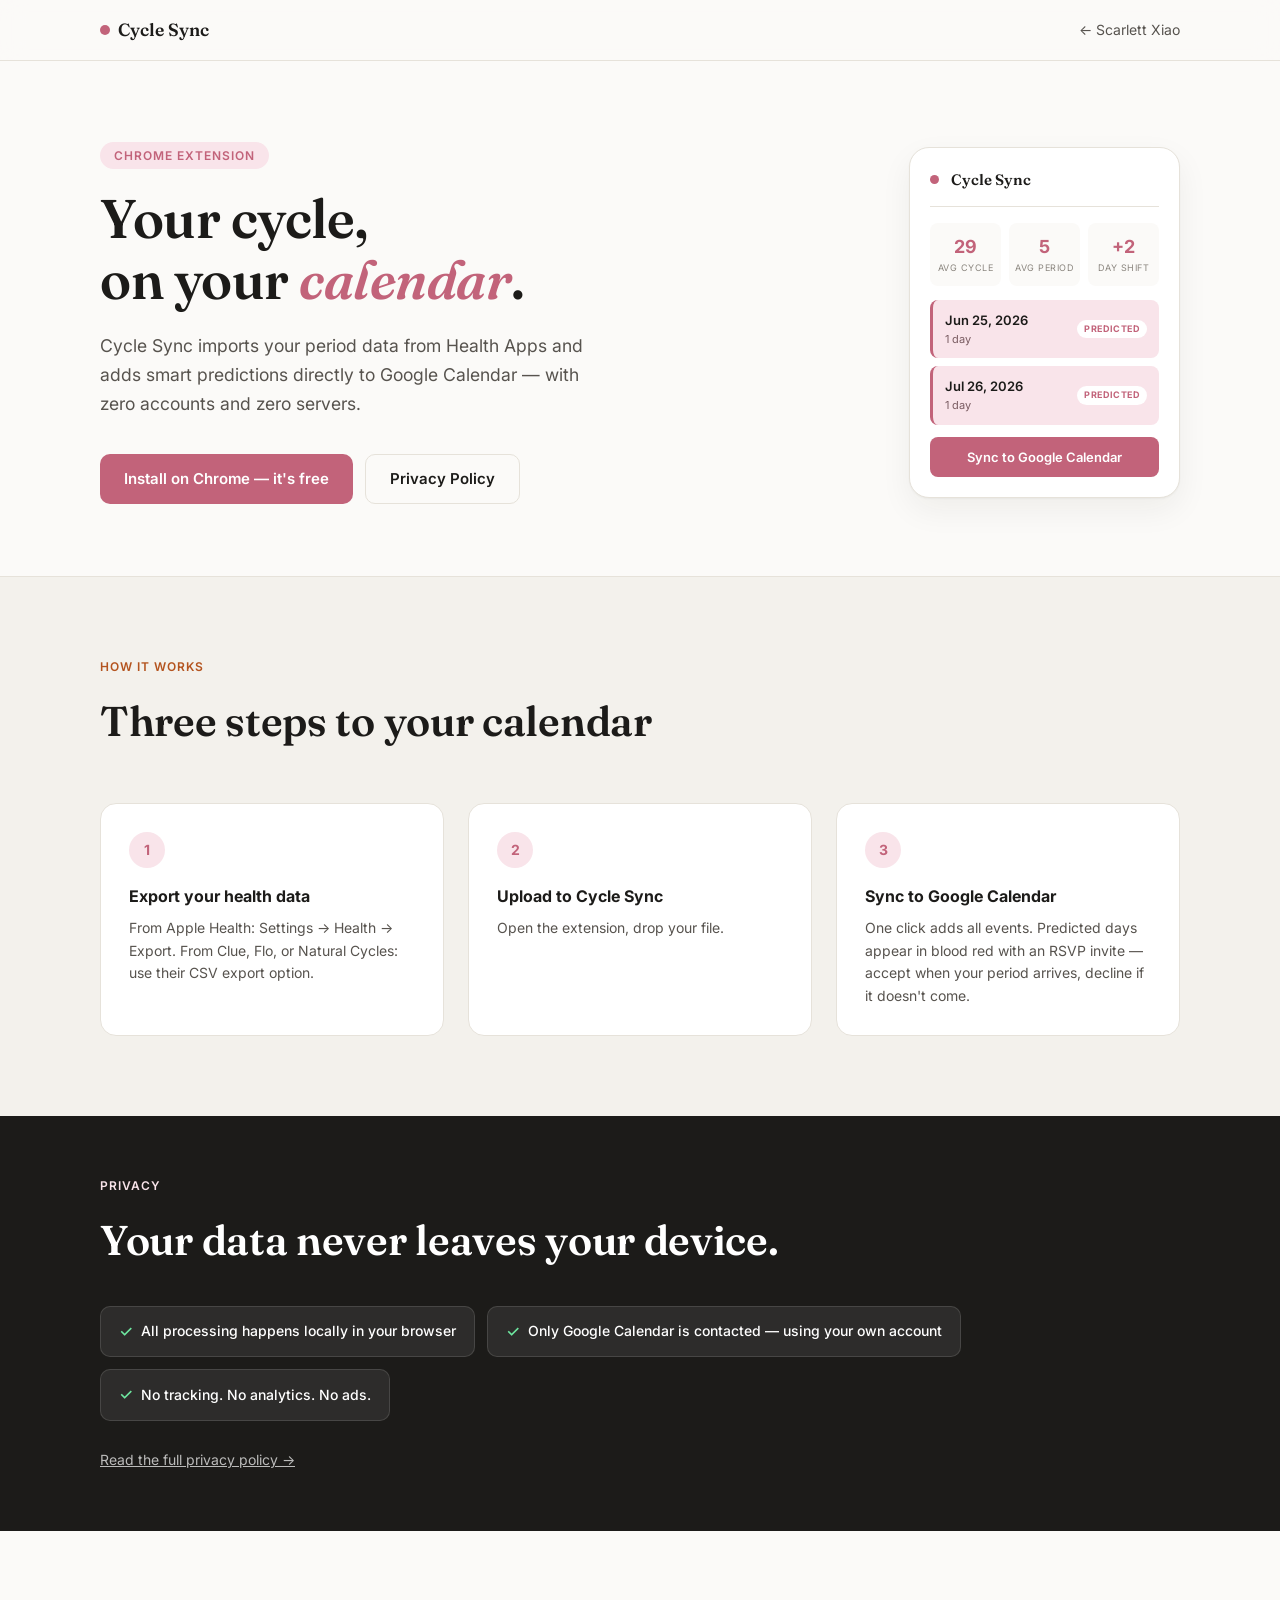
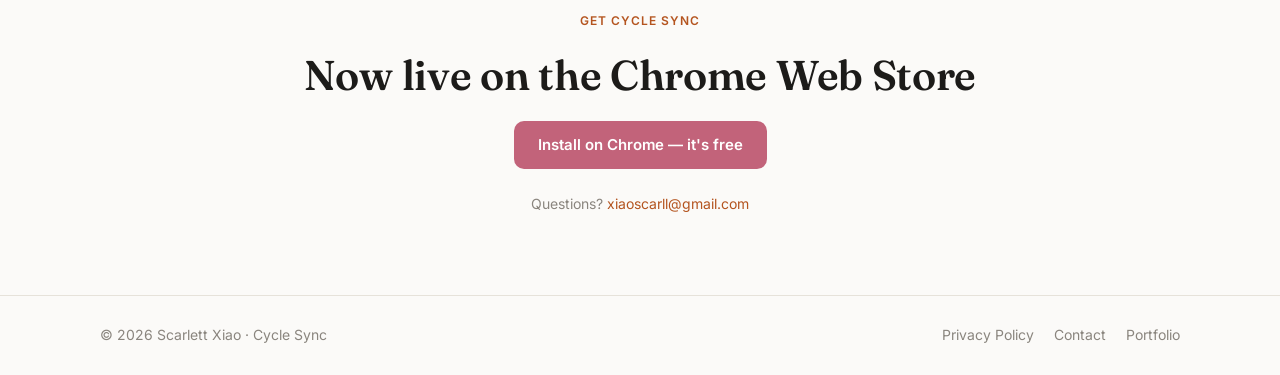
<file: cycle-sync.html>
<!DOCTYPE html>
<html lang="en">
<head>
  <meta charset="UTF-8" />
  <meta name="viewport" content="width=device-width, initial-scale=1.0" />
  <title>Cycle Sync — Period Tracker for Google Calendar</title>
  <meta name="description" content="Cycle Sync is a Chrome extension that syncs your period data from Apple Health, Clue, or Flo to Google Calendar with smart predictions." />
  <meta name="author" content="Scarlett Xiao" />
  <link rel="canonical" href="https://scarlett0018.github.io/cycle-sync.html" />
  <link rel="icon" href="favicon.ico" sizes="any" />
  <link rel="icon" type="image/png" sizes="32x32" href="assets/favicon-32.png" />
  <link rel="icon" type="image/png" sizes="16x16" href="assets/favicon-16.png" />
  <link rel="apple-touch-icon" sizes="180x180" href="assets/apple-touch-icon.png" />

  <meta property="og:type" content="website" />
  <meta property="og:title" content="Cycle Sync — Period Tracker for Google Calendar" />
  <meta property="og:description" content="Sync your period data to Google Calendar with smart predictions. Privacy-first Chrome extension by Scarlett Xiao." />
  <meta property="og:url" content="https://scarlett0018.github.io/cycle-sync.html" />

  <link rel="preconnect" href="https://fonts.googleapis.com" />
  <link rel="preconnect" href="https://fonts.gstatic.com" crossorigin />
  <link href="https://fonts.googleapis.com/css2?family=Fraunces:ital,opsz,wght@0,9..144,400;0,9..144,500;0,9..144,600;1,9..144,400&family=Inter:wght@400;500;600;700&display=swap" rel="stylesheet" />

  <style>
    :root {
      --bg:          #fbfaf8;
      --bg-alt:      #f3f1ec;
      --ink:         #1c1b19;
      --ink-soft:    #57534e;
      --ink-faint:   #8a857e;
      --line:        #e6e2da;
      --accent:      #b4541f;
      --accent-soft: #f0e3d8;
      --rose:        #c2637a;
      --rose-soft:   #f9e4ea;
      --card:        #ffffff;
      --radius:      16px;
      --maxw:        1080px;
      --ff-display:  "Fraunces", Georgia, serif;
      --ff-body:     "Inter", system-ui, sans-serif;
      --shadow:      0 1px 2px rgba(28,27,25,.04), 0 12px 32px rgba(28,27,25,.06);
    }

    *, *::before, *::after { box-sizing: border-box; }
    * { margin: 0; }
    html { scroll-behavior: smooth; }
    body {
      font-family: var(--ff-body);
      background: var(--bg);
      color: var(--ink);
      line-height: 1.6;
      font-size: 17px;
      -webkit-font-smoothing: antialiased;
    }
    img { max-width: 100%; display: block; }
    a { color: inherit; text-decoration: none; }
    ul, ol { list-style: none; padding: 0; }
    .container { width: min(var(--maxw), 92vw); margin-inline: auto; }

    /* Nav */
    .nav {
      position: sticky; top: 0; z-index: 50;
      background: rgba(251,250,248,.85);
      backdrop-filter: blur(12px);
      border-bottom: 1px solid var(--line);
      padding: 0;
    }
    .nav__inner {
      display: flex; align-items: center; justify-content: space-between;
      height: 60px;
    }
    .nav__brand {
      display: flex; align-items: center; gap: 8px;
      font-family: var(--ff-display); font-weight: 600; font-size: 1.1rem;
    }
    .nav__dot { width: 10px; height: 10px; border-radius: 50%; background: var(--rose); }
    .nav__back { font-size: 14px; color: var(--ink-soft); }
    .nav__back:hover { color: var(--accent); }

    /* Hero */
    .hero {
      padding: 80px 0 72px;
      background: var(--bg);
      border-bottom: 1px solid var(--line);
    }
    .hero__inner {
      display: grid;
      grid-template-columns: 1fr 1fr;
      gap: 64px;
      align-items: center;
    }
    .hero__eyebrow {
      display: inline-flex; align-items: center; gap: 8px;
      font-size: 12px; font-weight: 600; letter-spacing: 1px;
      text-transform: uppercase; color: var(--rose);
      background: var(--rose-soft); border-radius: 20px;
      padding: 4px 14px; margin-bottom: 20px;
    }
    .hero__title {
      font-family: var(--ff-display);
      font-size: clamp(2.2rem, 5vw, 3.4rem);
      font-weight: 600; line-height: 1.12; letter-spacing: -.5px;
      color: var(--ink); margin-bottom: 20px;
    }
    .hero__title em { color: var(--rose); font-style: italic; }
    .hero__lede { font-size: 1.1rem; color: var(--ink-soft); line-height: 1.65; margin-bottom: 36px; }
    .hero__actions { display: flex; gap: 12px; flex-wrap: wrap; }

    .btn {
      display: inline-flex; align-items: center; gap: 8px;
      padding: 12px 24px; border-radius: 10px;
      font-size: 15px; font-weight: 600; cursor: pointer;
      border: none; transition: all .15s;
    }
    .btn--primary { background: var(--rose); color: #fff; }
    .btn--primary:hover { background: #a34f65; }
    .btn--ghost { background: transparent; color: var(--ink); border: 1.5px solid var(--line); }
    .btn--ghost:hover { border-color: var(--ink-soft); }

    /* Mockup */
    .hero__mockup {
      background: var(--card);
      border: 1px solid var(--line);
      border-radius: 20px;
      box-shadow: var(--shadow);
      padding: 20px;
      max-width: 300px;
      margin-left: auto;
    }
    .mockup__bar {
      display: flex; align-items: center; gap: 6px;
      padding-bottom: 14px; border-bottom: 1px solid var(--line); margin-bottom: 16px;
    }
    .mockup__dot { width: 9px; height: 9px; border-radius: 50%; }
    .mockup__title { font-family: var(--ff-display); font-size: 15px; font-weight: 600; margin-left: 6px; }
    .mockup__stat-row { display: grid; grid-template-columns: 1fr 1fr 1fr; gap: 8px; margin-bottom: 14px; }
    .mockup__stat { background: var(--bg); border-radius: 8px; padding: 10px 6px; text-align: center; }
    .mockup__stat-val { font-size: 18px; font-weight: 700; color: var(--rose); }
    .mockup__stat-label { font-size: 9px; color: var(--ink-faint); text-transform: uppercase; letter-spacing: .5px; }
    .mockup__event {
      display: flex; align-items: center; justify-content: space-between;
      background: var(--rose-soft); border-radius: 8px;
      padding: 10px 12px; margin-bottom: 8px;
      border-left: 3px solid var(--rose);
    }
    .mockup__event-date { font-size: 13px; font-weight: 600; }
    .mockup__event-badge {
      font-size: 9px; font-weight: 700; letter-spacing: .4px;
      text-transform: uppercase; color: var(--rose);
      background: white; border-radius: 10px; padding: 2px 7px;
    }
    .mockup__btn {
      width: 100%; background: var(--rose); color: white;
      border: none; border-radius: 8px; padding: 10px;
      font-size: 13px; font-weight: 600; margin-top: 12px; cursor: default;
      text-align: center;
    }

    /* How it works */
    .section { padding: 80px 0; }
    .section--alt { background: var(--bg-alt); }
    .section__kicker {
      font-size: 12px; font-weight: 600; letter-spacing: 1px;
      text-transform: uppercase; color: var(--accent); margin-bottom: 12px;
    }
    .section__title {
      font-family: var(--ff-display);
      font-size: clamp(1.8rem, 3.5vw, 2.6rem);
      font-weight: 600; letter-spacing: -.3px;
      color: var(--ink); margin-bottom: 16px;
    }
    .section__sub { color: var(--ink-soft); font-size: 1.05rem; max-width: 540px; }

    /* Steps */
    .steps { display: grid; grid-template-columns: repeat(auto-fit, minmax(220px, 1fr)); gap: 24px; margin-top: 48px; }
    .step {
      background: var(--card); border: 1px solid var(--line);
      border-radius: var(--radius); padding: 28px;
    }
    .step__num {
      width: 36px; height: 36px; border-radius: 50%;
      background: var(--rose-soft); color: var(--rose);
      font-size: 14px; font-weight: 700;
      display: flex; align-items: center; justify-content: center;
      margin-bottom: 16px;
    }
    .step__title { font-size: 16px; font-weight: 700; margin-bottom: 8px; }
    .step__desc { font-size: 14px; color: var(--ink-soft); line-height: 1.6; }

    /* Privacy */
    .privacy-strip {
      background: var(--ink); color: white;
      padding: 60px 0;
    }
    .privacy-strip .section__kicker { color: var(--rose-soft); }
    .privacy-strip .section__title { color: white; }
    .privacy-strip .section__sub { color: rgba(255,255,255,.65); }
    .privacy-pills { display: flex; flex-wrap: wrap; gap: 12px; margin-top: 32px; }
    .privacy-pill {
      display: flex; align-items: center; gap: 8px;
      background: rgba(255,255,255,.08); border: 1px solid rgba(255,255,255,.12);
      border-radius: 10px; padding: 12px 18px;
      font-size: 14px; font-weight: 500;
    }
    .privacy-pill__check { color: #6ee7a0; font-size: 16px; }

    /* CTA */
    .cta-section { padding: 80px 0; text-align: center; }
    .cta-section .section__title { margin-bottom: 12px; }
    .cta-section .section__sub { margin: 0 auto 36px; text-align: center; }

    /* Footer */
    .footer {
      border-top: 1px solid var(--line);
      padding: 28px 0;
    }
    .footer__inner {
      display: flex; align-items: center; justify-content: space-between;
      font-size: 14px; color: var(--ink-faint);
    }
    .footer__links { display: flex; gap: 20px; }
    .footer__links a:hover { color: var(--accent); }

    /* Responsive */
    @media (max-width: 760px) {
      .hero__inner { grid-template-columns: 1fr; }
      .hero__mockup { max-width: 100%; margin: 0; }
      .footer__inner { flex-direction: column; gap: 12px; text-align: center; }
    }
  </style>
</head>
<body>

<nav class="nav">
  <div class="container">
    <div class="nav__inner">
      <div class="nav__brand">
        <div class="nav__dot"></div>
        Cycle Sync
      </div>
      <a href="https://scarlett0018.github.io/" class="nav__back">← Scarlett Xiao</a>
    </div>
  </div>
</nav>

<!-- Hero -->
<section class="hero">
  <div class="container">
    <div class="hero__inner">
      <div>
        <p class="hero__eyebrow">Chrome Extension</p>
        <h1 class="hero__title">Your cycle,<br />on your <em>calendar</em>.</h1>
        <p class="hero__lede">Cycle Sync imports your period data from Health Apps and adds smart predictions directly to Google Calendar — with zero accounts and zero servers.</p>
        <div class="hero__actions">
          <a class="btn btn--primary" href="https://chromewebstore.google.com/detail/cycle-sync/colaijhdgfcmighbkapgpmcdclekbnhb" target="_blank" rel="noopener">Install on Chrome — it's free</a>
          <a href="privacy.html" class="btn btn--ghost">Privacy Policy</a>
        </div>
      </div>

      <!-- UI Mockup -->
      <div class="hero__mockup">
        <div class="mockup__bar">
          <div class="mockup__dot" style="background:#c2637a"></div>
          <div class="mockup__title">Cycle Sync</div>
        </div>
        <div class="mockup__stat-row">
          <div class="mockup__stat">
            <div class="mockup__stat-val">29</div>
            <div class="mockup__stat-label">avg cycle</div>
          </div>
          <div class="mockup__stat">
            <div class="mockup__stat-val">5</div>
            <div class="mockup__stat-label">avg period</div>
          </div>
          <div class="mockup__stat">
            <div class="mockup__stat-val">+2</div>
            <div class="mockup__stat-label">day shift</div>
          </div>
        </div>
        <div class="mockup__event">
          <div>
            <div class="mockup__event-date">Jun 25, 2026</div>
            <div style="font-size:11px;color:#7a5c62">1 day</div>
          </div>
          <span class="mockup__event-badge">predicted</span>
        </div>
        <div class="mockup__event">
          <div>
            <div class="mockup__event-date">Jul 26, 2026</div>
            <div style="font-size:11px;color:#7a5c62">1 day</div>
          </div>
          <span class="mockup__event-badge">predicted</span>
        </div>
        <div class="mockup__btn">Sync to Google Calendar</div>
      </div>
    </div>
  </div>
</section>

<!-- How it works -->
<section class="section section--alt">
  <div class="container">
    <p class="section__kicker">How it works</p>
    <h2 class="section__title">Three steps to your calendar</h2>
    <div class="steps">
      <div class="step">
        <div class="step__num">1</div>
        <div class="step__title">Export your health data</div>
        <div class="step__desc">From Apple Health: Settings → Health → Export. From Clue, Flo, or Natural Cycles: use their CSV export option.</div>
      </div>
      <div class="step">
        <div class="step__num">2</div>
        <div class="step__title">Upload to Cycle Sync</div>
        <div class="step__desc">Open the extension, drop your file.</div>
      </div>
      <div class="step">
        <div class="step__num">3</div>
        <div class="step__title">Sync to Google Calendar</div>
        <div class="step__desc">One click adds all events. Predicted days appear in blood red with an RSVP invite — accept when your period arrives, decline if it doesn't come.</div>
      </div>
    </div>
  </div>
</section>

<!-- Privacy -->
<section class="privacy-strip">
  <div class="container">
    <p class="section__kicker">Privacy</p>
    <h2 class="section__title">Your data never leaves your device.</h2>
    <div class="privacy-pills">
      <div class="privacy-pill"><span class="privacy-pill__check">✓</span> All processing happens locally in your browser</div>
      <div class="privacy-pill"><span class="privacy-pill__check">✓</span> Only Google Calendar is contacted — using your own account</div>
      <div class="privacy-pill"><span class="privacy-pill__check">✓</span> No tracking. No analytics. No ads.</div>
    </div>
    <p style="margin-top:28px;font-size:14px;color:rgba(255,255,255,.5);">
      <a href="privacy.html" style="color:rgba(255,255,255,.7);text-decoration:underline;">Read the full privacy policy →</a>
    </p>
  </div>
</section>

<!-- CTA -->
<section class="cta-section">
  <div class="container">
    <p class="section__kicker">Get Cycle Sync</p>
    <h2 class="section__title">Now live on the Chrome Web Store</h2>
    <a class="btn btn--primary" href="https://chromewebstore.google.com/detail/cycle-sync/colaijhdgfcmighbkapgpmcdclekbnhb" target="_blank" rel="noopener" style="margin: 0 auto;">Install on Chrome — it's free</a>
    <p style="margin-top:24px;font-size:14px;color:var(--ink-faint);">
      Questions? <a href="mailto:xiaoscarll@gmail.com" style="color:var(--accent);">xiaoscarll@gmail.com</a>
    </p>
  </div>
</section>

<footer class="footer">
  <div class="container">
    <div class="footer__inner">
      <span>© 2026 Scarlett Xiao · Cycle Sync</span>
      <div class="footer__links">
        <a href="privacy.html">Privacy Policy</a>
        <a href="mailto:xiaoscarll@gmail.com">Contact</a>
        <a href="https://scarlett0018.github.io/">Portfolio</a>
      </div>
    </div>
  </div>
</footer>

</body>
</html>
</file>
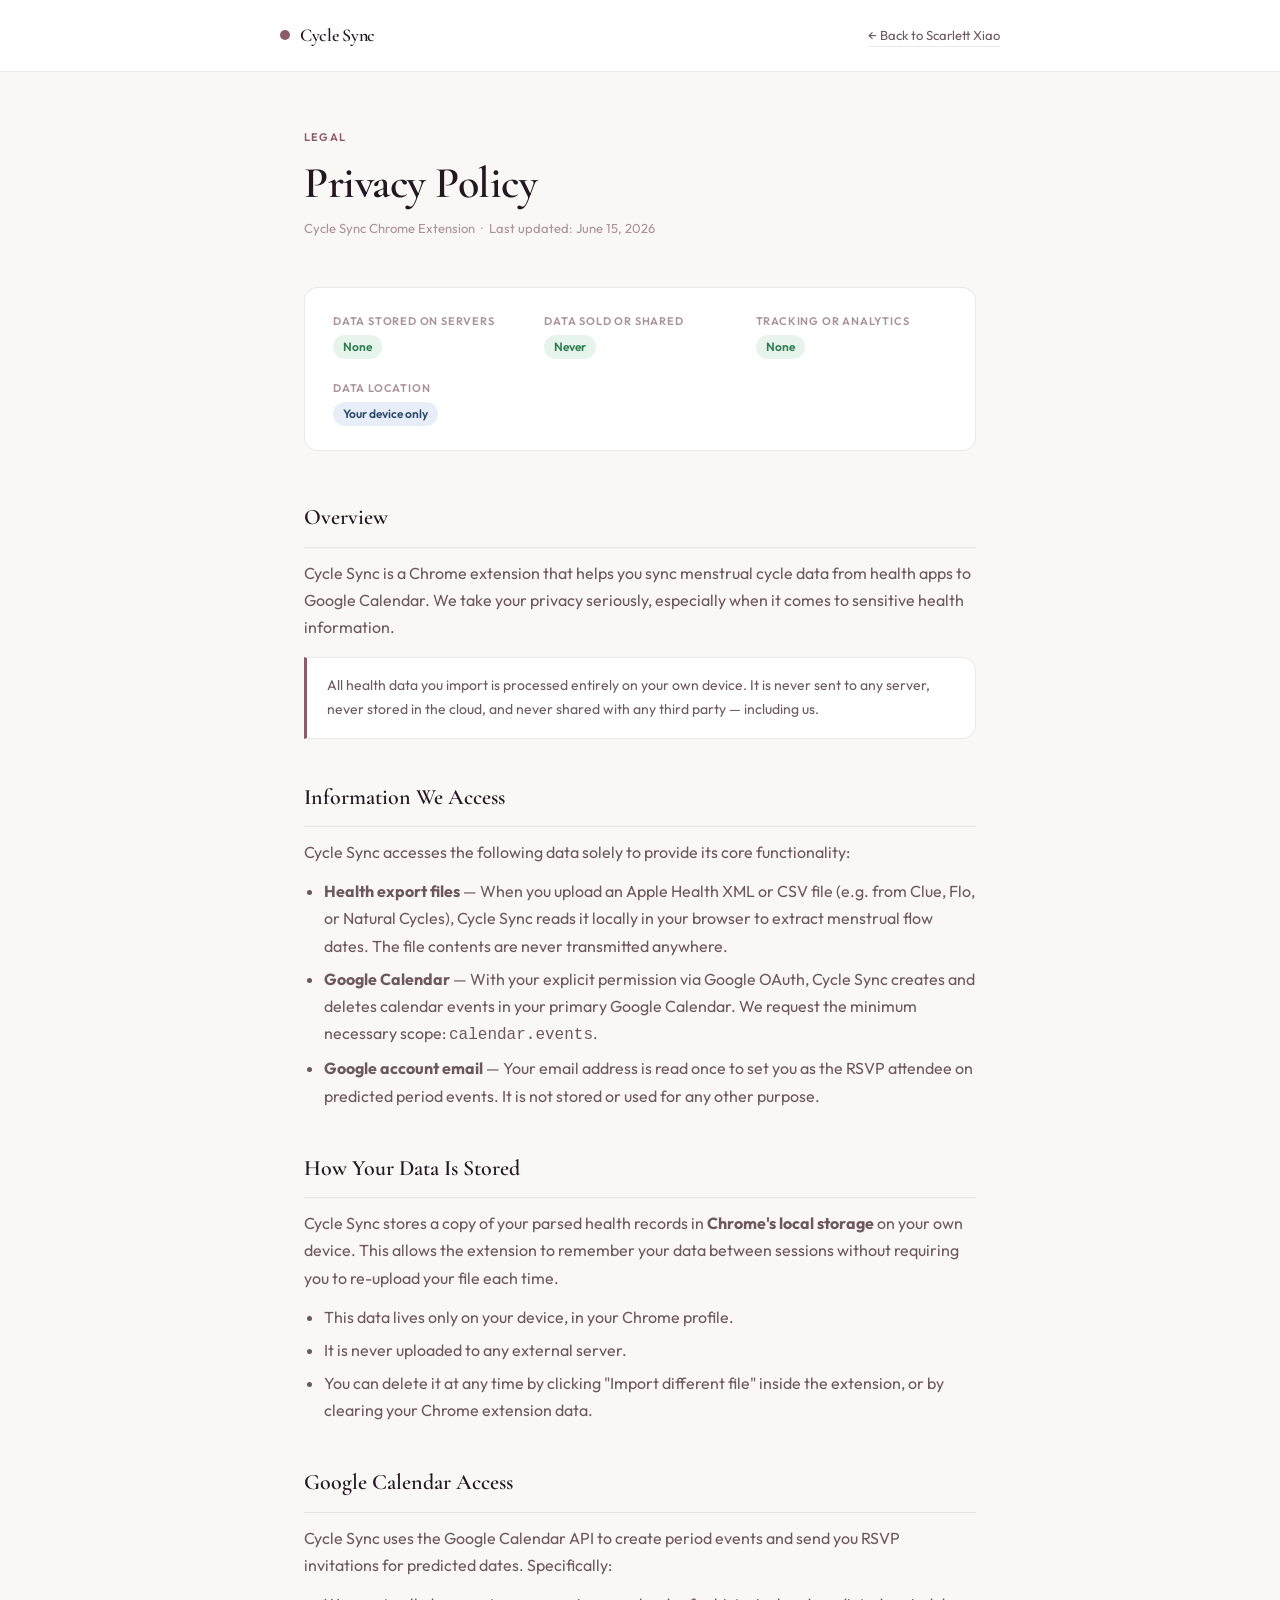
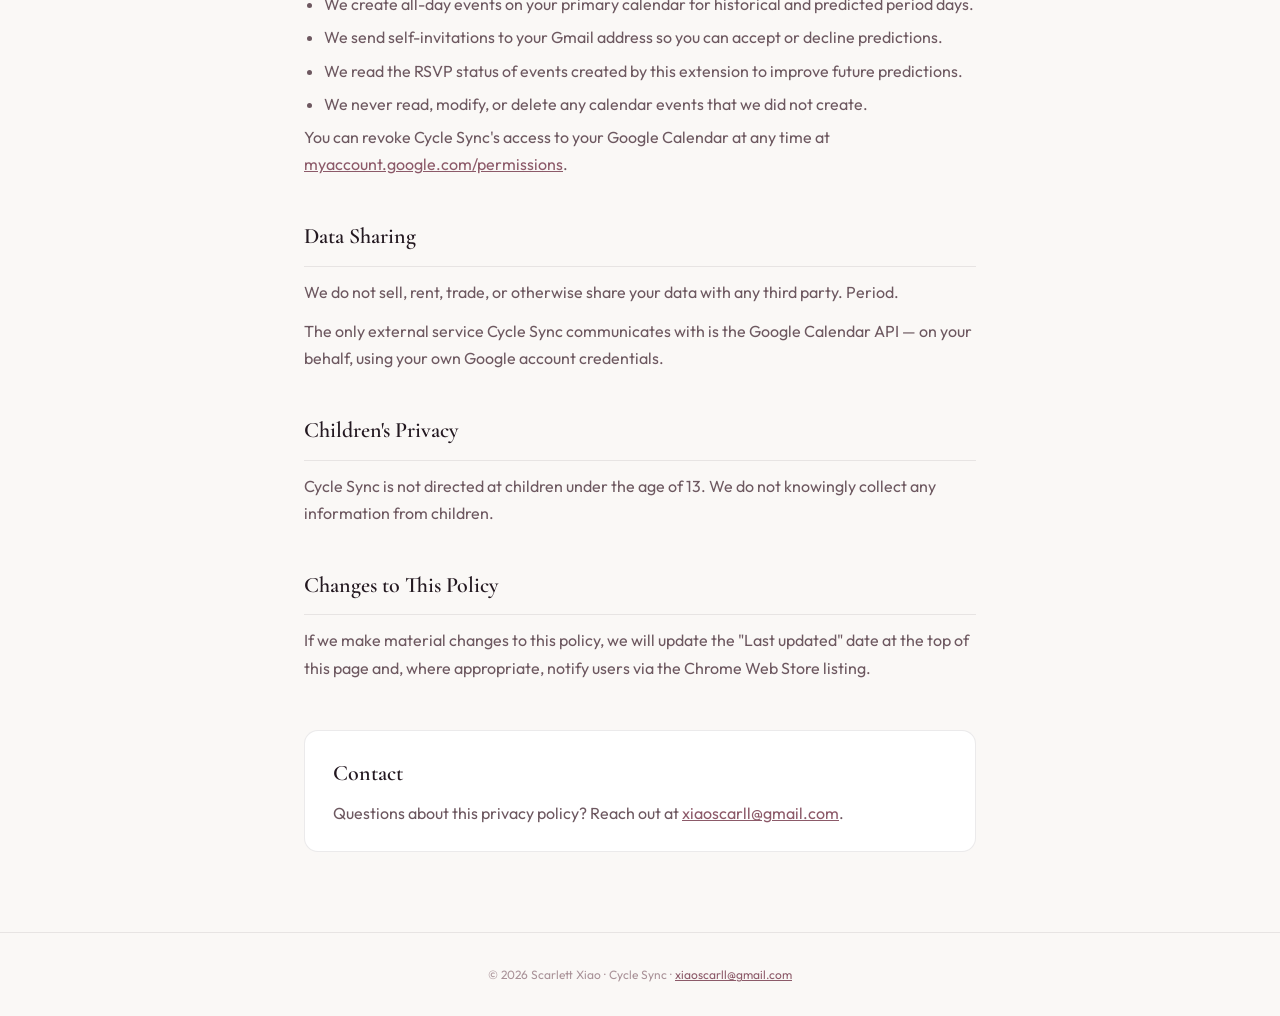
<file: privacy.html>
<!DOCTYPE html>
<html lang="en">
<head>
  <meta charset="UTF-8" />
  <meta name="viewport" content="width=device-width, initial-scale=1.0" />
  <title>Privacy Policy — Cycle Sync</title>
  <meta name="robots" content="index, follow" />
  <link rel="canonical" href="https://scarlett0018.github.io/privacy.html" />
  <link rel="preconnect" href="https://fonts.googleapis.com" />
  <link rel="preconnect" href="https://fonts.gstatic.com" crossorigin />
  <link href="https://fonts.googleapis.com/css2?family=Cormorant+Garamond:wght@400;600&family=Outfit:wght@400;500;600&display=swap" rel="stylesheet" />
  <style>
    :root {
      --bg:        #FAF8F6;
      --card:      #FFFFFF;
      --fg:        #231820;
      --fg-soft:   #6D5860;
      --fg-faint:  #A99298;
      --border:    rgba(35,24,32,.09);
      --mauve:     #8C5A69;
      --salmon:    #E58C78;
      --radius:    14px;
      --maxw:      720px;
      --ff-display:"Cormorant Garamond", Georgia, serif;
      --ff-body:   "Outfit", system-ui, sans-serif;
    }

    * { box-sizing: border-box; margin: 0; }
    body {
      font-family: var(--ff-body);
      font-size: 16px;
      line-height: 1.7;
      color: var(--fg);
      background: var(--bg);
    }

    header {
      background: var(--card);
      border-bottom: 1px solid var(--border);
      padding: 20px 24px;
    }
    .header-inner {
      max-width: var(--maxw);
      margin: 0 auto;
      display: flex;
      align-items: center;
      justify-content: space-between;
    }
    .brand {
      display: flex; align-items: center; gap: 10px;
      text-decoration: none; color: var(--fg);
    }
    .brand-dot { width: 10px; height: 10px; border-radius: 50%; background: var(--mauve); }
    .brand-name { font-family: var(--ff-display); font-size: 18px; font-weight: 600; letter-spacing: -.3px; }
    .back-link {
      font-size: 13px; color: var(--fg-soft);
      text-decoration: none; border-bottom: 1px solid var(--border);
    }
    .back-link:hover { color: var(--mauve); border-color: var(--mauve); }

    main {
      max-width: var(--maxw);
      margin: 56px auto 80px;
      padding: 0 24px;
    }

    .page-label {
      font-size: 11px; font-weight: 600; letter-spacing: 1.2px;
      text-transform: uppercase; color: var(--mauve);
      margin-bottom: 12px;
    }
    h1 {
      font-family: var(--ff-display);
      font-size: clamp(32px, 5vw, 44px);
      font-weight: 600;
      line-height: 1.15;
      letter-spacing: -.5px;
      color: var(--fg);
      margin-bottom: 8px;
    }
    .meta {
      font-size: 13px; color: var(--fg-faint); margin-bottom: 48px;
    }

    .summary-card {
      background: var(--card);
      border: 1px solid var(--border);
      border-radius: var(--radius);
      padding: 24px 28px;
      margin-bottom: 48px;
      display: grid;
      grid-template-columns: repeat(auto-fit, minmax(180px, 1fr));
      gap: 20px;
    }
    .summary-item {}
    .summary-label {
      font-size: 11px; font-weight: 600; text-transform: uppercase;
      letter-spacing: .8px; color: var(--fg-faint); margin-bottom: 4px;
    }
    .summary-value { font-size: 14px; font-weight: 500; color: var(--fg); }
    .pill {
      display: inline-block; padding: 2px 10px; border-radius: 20px;
      font-size: 12px; font-weight: 600;
    }
    .pill-green  { background: #e6f4ec; color: #2d7a4f; }
    .pill-blue   { background: #e8eef8; color: #2d4b6e; }

    section { margin-bottom: 40px; }
    h2 {
      font-family: var(--ff-display);
      font-size: 22px; font-weight: 600;
      color: var(--fg); margin-bottom: 12px;
      padding-bottom: 10px;
      border-bottom: 1px solid var(--border);
    }
    p { color: var(--fg-soft); margin-bottom: 12px; }
    p:last-child { margin-bottom: 0; }

    ul { padding-left: 20px; color: var(--fg-soft); }
    ul li { margin-bottom: 6px; }

    .highlight {
      background: var(--card);
      border: 1px solid var(--border);
      border-left: 3px solid var(--mauve);
      border-radius: 0 var(--radius) var(--radius) 0;
      padding: 16px 20px;
      margin: 16px 0;
    }
    .highlight p { margin: 0; font-size: 14px; }

    .contact-box {
      background: var(--card);
      border: 1px solid var(--border);
      border-radius: var(--radius);
      padding: 24px 28px;
      margin-top: 48px;
    }
    .contact-box h2 { border: none; padding: 0; margin-bottom: 8px; }
    .contact-link { color: var(--mauve); }

    footer {
      text-align: center;
      font-size: 12px; color: var(--fg-faint);
      padding: 32px 24px;
      border-top: 1px solid var(--border);
    }
  </style>
</head>
<body>

<header>
  <div class="header-inner">
    <a class="brand" href="https://scarlett0018.github.io/">
      <div class="brand-dot"></div>
      <span class="brand-name">Cycle Sync</span>
    </a>
    <a class="back-link" href="https://scarlett0018.github.io/">← Back to Scarlett Xiao</a>
  </div>
</header>

<main>
  <p class="page-label">Legal</p>
  <h1>Privacy Policy</h1>
  <p class="meta">Cycle Sync Chrome Extension &nbsp;·&nbsp; Last updated: June 15, 2026</p>

  <div class="summary-card">
    <div class="summary-item">
      <div class="summary-label">Data stored on servers</div>
      <div class="summary-value"><span class="pill pill-green">None</span></div>
    </div>
    <div class="summary-item">
      <div class="summary-label">Data sold or shared</div>
      <div class="summary-value"><span class="pill pill-green">Never</span></div>
    </div>
    <div class="summary-item">
      <div class="summary-label">Tracking or analytics</div>
      <div class="summary-value"><span class="pill pill-green">None</span></div>
    </div>
    <div class="summary-item">
      <div class="summary-label">Data location</div>
      <div class="summary-value"><span class="pill pill-blue">Your device only</span></div>
    </div>
  </div>

  <section>
    <h2>Overview</h2>
    <p>Cycle Sync is a Chrome extension that helps you sync menstrual cycle data from health apps to Google Calendar. We take your privacy seriously, especially when it comes to sensitive health information.</p>
    <div class="highlight">
      <p>All health data you import is processed entirely on your own device. It is never sent to any server, never stored in the cloud, and never shared with any third party — including us.</p>
    </div>
  </section>

  <section>
    <h2>Information We Access</h2>
    <p>Cycle Sync accesses the following data solely to provide its core functionality:</p>
    <ul>
      <li><strong>Health export files</strong> — When you upload an Apple Health XML or CSV file (e.g. from Clue, Flo, or Natural Cycles), Cycle Sync reads it locally in your browser to extract menstrual flow dates. The file contents are never transmitted anywhere.</li>
      <li><strong>Google Calendar</strong> — With your explicit permission via Google OAuth, Cycle Sync creates and deletes calendar events in your primary Google Calendar. We request the minimum necessary scope: <code>calendar.events</code>.</li>
      <li><strong>Google account email</strong> — Your email address is read once to set you as the RSVP attendee on predicted period events. It is not stored or used for any other purpose.</li>
    </ul>
  </section>

  <section>
    <h2>How Your Data Is Stored</h2>
    <p>Cycle Sync stores a copy of your parsed health records in <strong>Chrome's local storage</strong> on your own device. This allows the extension to remember your data between sessions without requiring you to re-upload your file each time.</p>
    <ul>
      <li>This data lives only on your device, in your Chrome profile.</li>
      <li>It is never uploaded to any external server.</li>
      <li>You can delete it at any time by clicking "Import different file" inside the extension, or by clearing your Chrome extension data.</li>
    </ul>
  </section>

  <section>
    <h2>Google Calendar Access</h2>
    <p>Cycle Sync uses the Google Calendar API to create period events and send you RSVP invitations for predicted dates. Specifically:</p>
    <ul>
      <li>We create all-day events on your primary calendar for historical and predicted period days.</li>
      <li>We send self-invitations to your Gmail address so you can accept or decline predictions.</li>
      <li>We read the RSVP status of events created by this extension to improve future predictions.</li>
      <li>We never read, modify, or delete any calendar events that we did not create.</li>
    </ul>
    <p>You can revoke Cycle Sync's access to your Google Calendar at any time at <a class="contact-link" href="https://myaccount.google.com/permissions" target="_blank" rel="noopener">myaccount.google.com/permissions</a>.</p>
  </section>

  <section>
    <h2>Data Sharing</h2>
    <p>We do not sell, rent, trade, or otherwise share your data with any third party. Period.</p>
    <p>The only external service Cycle Sync communicates with is the Google Calendar API — on your behalf, using your own Google account credentials.</p>
  </section>

  <section>
    <h2>Children's Privacy</h2>
    <p>Cycle Sync is not directed at children under the age of 13. We do not knowingly collect any information from children.</p>
  </section>

  <section>
    <h2>Changes to This Policy</h2>
    <p>If we make material changes to this policy, we will update the "Last updated" date at the top of this page and, where appropriate, notify users via the Chrome Web Store listing.</p>
  </section>

  <div class="contact-box">
    <h2>Contact</h2>
    <p>Questions about this privacy policy? Reach out at <a class="contact-link" href="mailto:xiaoscarll@gmail.com">xiaoscarll@gmail.com</a>.</p>
  </div>
</main>

<footer>
  © 2026 Scarlett Xiao · Cycle Sync · <a class="contact-link" href="mailto:xiaoscarll@gmail.com">xiaoscarll@gmail.com</a>
</footer>

</body>
</html>
</file>
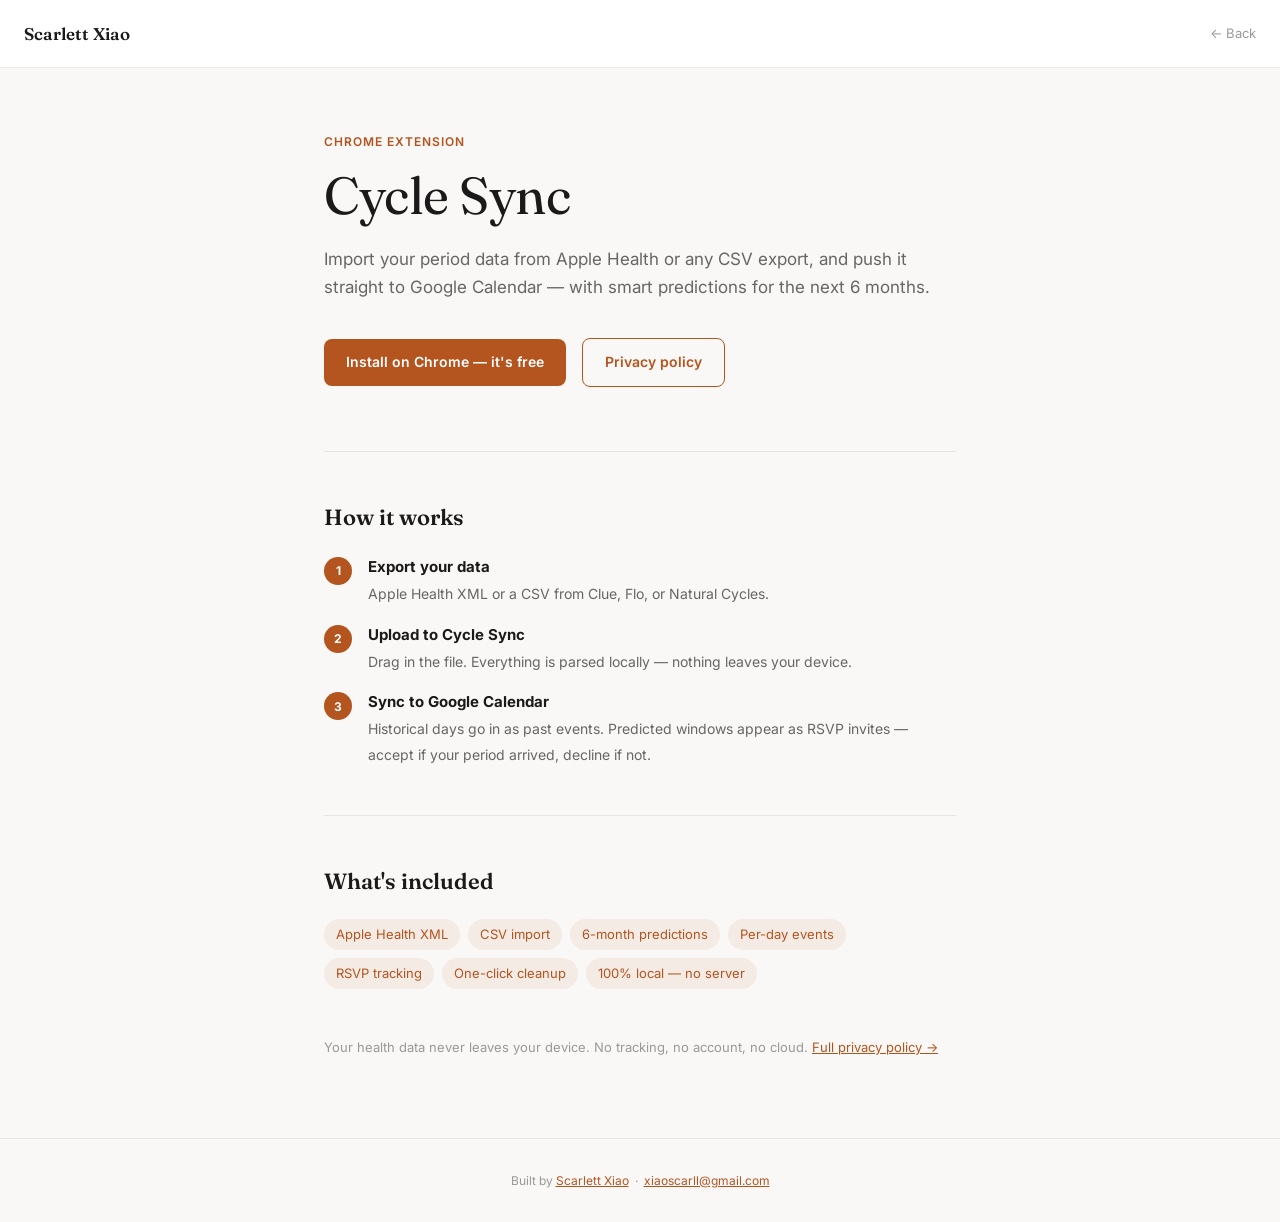
<file: porfolio/cycle-sync.html>
<!DOCTYPE html>
<html lang="en">
<head>
  <meta charset="UTF-8" />
  <meta name="viewport" content="width=device-width, initial-scale=1.0" />
  <title>Cycle Sync — Period data → Google Calendar</title>
  <meta name="description" content="Cycle Sync syncs your iOS Health period data to Google Calendar with smart cycle predictions." />
  <link rel="canonical" href="https://scarlett0018.github.io/cycle-sync.html" />
  <link rel="icon" type="image/png" sizes="32x32" href="assets/favicon-32.png" />
  <link rel="icon" type="image/png" sizes="16x16" href="assets/favicon-16.png" />
  <link rel="apple-touch-icon" sizes="180x180" href="assets/apple-touch-icon.png" />

  <link rel="preconnect" href="https://fonts.googleapis.com" />
  <link rel="preconnect" href="https://fonts.gstatic.com" crossorigin />
  <link href="https://fonts.googleapis.com/css2?family=Fraunces:wght@400;600&family=Inter:wght@400;500;600&display=swap" rel="stylesheet" />
  <style>
    :root {
      --bg:     #FAF8F6;
      --ink:    #1a1a1a;
      --soft:   #666;
      --faint:  #999;
      --line:   rgba(0,0,0,.08);
      --accent: #b4541f;
      --card:   #fff;
      --maxw:   680px;
      --ff-h:   "Fraunces", Georgia, serif;
      --ff-b:   "Inter", system-ui, sans-serif;
    }
    * { box-sizing: border-box; margin: 0; }
    body { font-family: var(--ff-b); background: var(--bg); color: var(--ink); font-size: 16px; line-height: 1.6; }

    nav {
      display: flex; align-items: center; justify-content: space-between;
      padding: 20px 24px; border-bottom: 1px solid var(--line);
      background: var(--card);
    }
    .nav-brand { font-family: var(--ff-h); font-size: 17px; font-weight: 600; color: var(--ink); text-decoration: none; }
    .nav-back { font-size: 13px; color: var(--faint); text-decoration: none; }
    .nav-back:hover { color: var(--accent); }

    main { max-width: var(--maxw); margin: 64px auto 80px; padding: 0 24px; }

    .kicker { font-size: 12px; font-weight: 600; letter-spacing: 1px; text-transform: uppercase; color: var(--accent); margin-bottom: 16px; }
    h1 { font-family: var(--ff-h); font-size: clamp(36px, 7vw, 52px); font-weight: 400; line-height: 1.1; letter-spacing: -.5px; margin-bottom: 20px; }
    .tagline { font-size: 17px; color: var(--soft); margin-bottom: 36px; line-height: 1.7; }

    .cta-row { display: flex; align-items: center; gap: 16px; flex-wrap: wrap; margin-bottom: 64px; }
    .btn {
      display: inline-flex; align-items: center; gap: 8px;
      padding: 12px 22px; border-radius: 8px;
      font-size: 14px; font-weight: 600; text-decoration: none; transition: opacity .15s;
    }
    .btn:hover { opacity: .85; }
    .btn-primary { background: var(--accent); color: #fff; }
    .btn-ghost { color: var(--accent); border: 1.5px solid var(--accent); background: transparent; }

    .divider { border: none; border-top: 1px solid var(--line); margin: 48px 0; }

    h2 { font-family: var(--ff-h); font-size: 22px; font-weight: 600; margin-bottom: 20px; }

    .steps { display: flex; flex-direction: column; gap: 16px; margin-bottom: 48px; }
    .step { display: flex; gap: 16px; }
    .step-num {
      flex-shrink: 0; width: 28px; height: 28px; border-radius: 50%;
      background: var(--accent); color: #fff;
      font-size: 12px; font-weight: 700;
      display: flex; align-items: center; justify-content: center;
      margin-top: 2px;
    }
    .step-text strong { display: block; font-size: 15px; margin-bottom: 2px; }
    .step-text span { font-size: 14px; color: var(--soft); }

    .chips { display: flex; flex-wrap: wrap; gap: 8px; margin-bottom: 48px; }
    .chip { font-size: 13px; padding: 5px 12px; border-radius: 20px; background: rgba(180,84,31,.08); color: var(--accent); }

    .privacy-note { font-size: 13px; color: var(--faint); }
    .privacy-note a { color: var(--accent); }

    footer { text-align: center; font-size: 12px; color: var(--faint); padding: 32px 24px; border-top: 1px solid var(--line); }
    footer a { color: var(--accent); }
  </style>
</head>
<body>

<nav>
  <a class="nav-brand" href="https://scarlett0018.github.io/">Scarlett Xiao</a>
  <a class="nav-back" href="https://scarlett0018.github.io/">← Back</a>
</nav>

<main>
  <p class="kicker">Chrome Extension</p>
  <h1>Cycle Sync</h1>
  <p class="tagline">
    Import your period data from Apple Health or any CSV export,
    and push it straight to Google Calendar — with smart predictions for the next 6 months.
  </p>

  <div class="cta-row">
    <a class="btn btn-primary" href="https://chromewebstore.google.com/detail/cycle-sync/colaijhdgfcmighbkapgpmcdclekbnhb" target="_blank" rel="noopener">Install on Chrome — it's free</a>
    <a class="btn btn-ghost" href="privacy.html">Privacy policy</a>
  </div>

  <hr class="divider" />

  <h2>How it works</h2>
  <div class="steps">
    <div class="step">
      <div class="step-num">1</div>
      <div class="step-text">
        <strong>Export your data</strong>
        <span>Apple Health XML or a CSV from Clue, Flo, or Natural Cycles.</span>
      </div>
    </div>
    <div class="step">
      <div class="step-num">2</div>
      <div class="step-text">
        <strong>Upload to Cycle Sync</strong>
        <span>Drag in the file. Everything is parsed locally — nothing leaves your device.</span>
      </div>
    </div>
    <div class="step">
      <div class="step-num">3</div>
      <div class="step-text">
        <strong>Sync to Google Calendar</strong>
        <span>Historical days go in as past events. Predicted windows appear as RSVP invites — accept if your period arrived, decline if not.</span>
      </div>
    </div>
  </div>

  <hr class="divider" />

  <h2>What's included</h2>
  <div class="chips">
    <span class="chip">Apple Health XML</span>
    <span class="chip">CSV import</span>
    <span class="chip">6-month predictions</span>
    <span class="chip">Per-day events</span>
    <span class="chip">RSVP tracking</span>
    <span class="chip">One-click cleanup</span>
    <span class="chip">100% local — no server</span>
  </div>

  <p class="privacy-note">
    Your health data never leaves your device.
    No tracking, no account, no cloud. <a href="privacy.html">Full privacy policy →</a>
  </p>
</main>

<footer>
  Built by <a href="https://scarlett0018.github.io/">Scarlett Xiao</a>
  &nbsp;·&nbsp; <a href="mailto:xiaoscarll@gmail.com">xiaoscarll@gmail.com</a>
</footer>

</body>
</html>
</file>
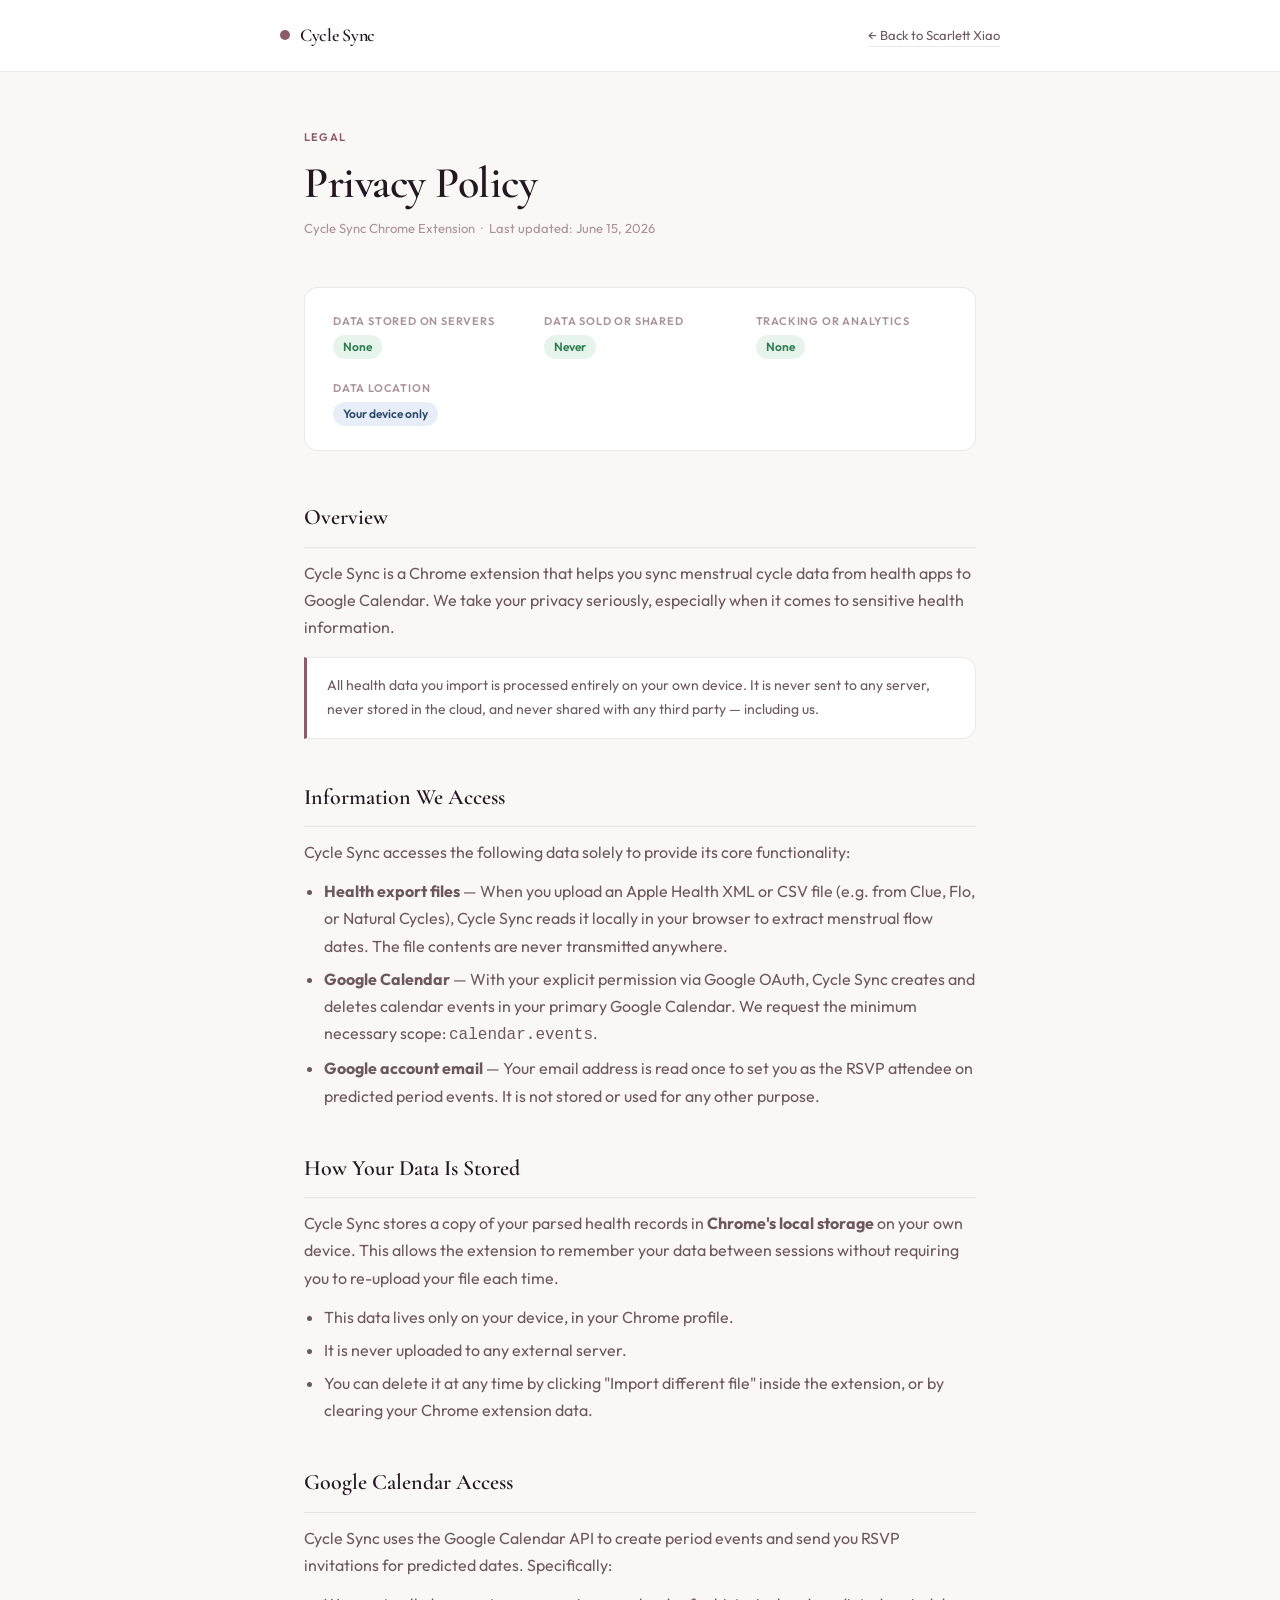
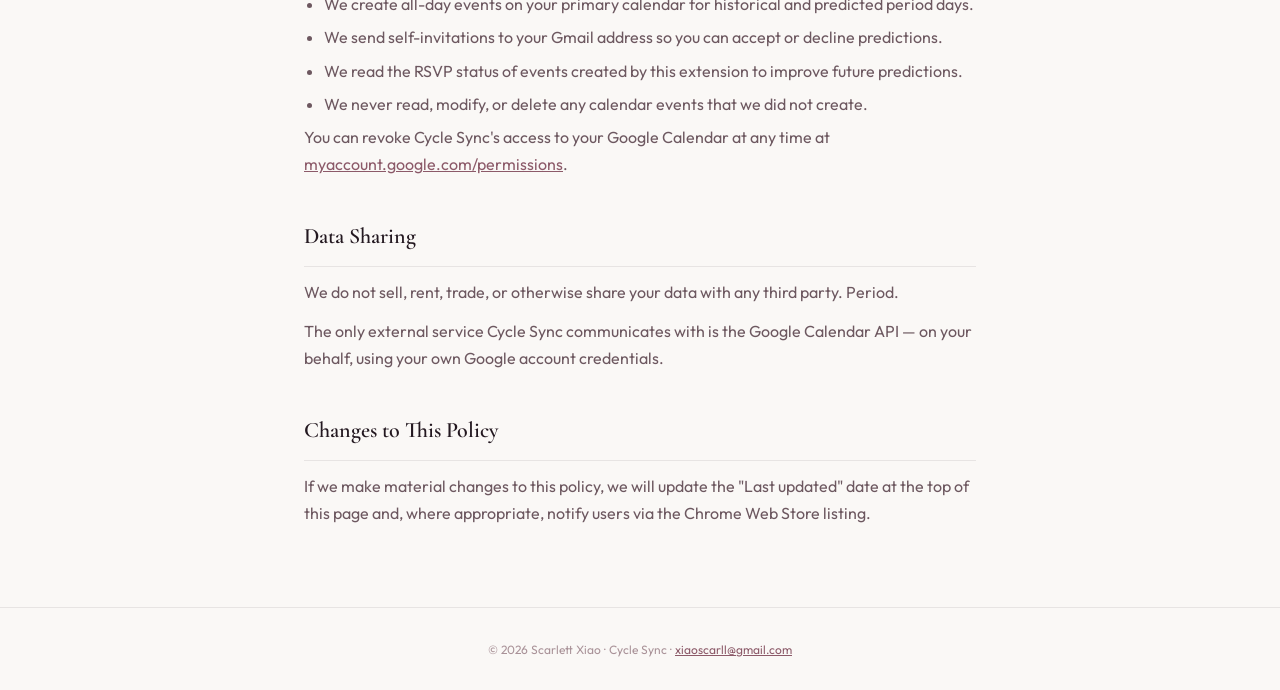
<file: porfolio/privacy.html>
<!DOCTYPE html>
<html lang="en">
<head>
  <meta charset="UTF-8" />
  <meta name="viewport" content="width=device-width, initial-scale=1.0" />
  <title>Privacy Policy — Cycle Sync</title>
  <meta name="robots" content="index, follow" />
  <link rel="canonical" href="https://scarlett0018.github.io/privacy.html" />
  <link rel="icon" type="image/png" sizes="32x32" href="assets/favicon-32.png" />
  <link rel="icon" type="image/png" sizes="16x16" href="assets/favicon-16.png" />
  <link rel="apple-touch-icon" sizes="180x180" href="assets/apple-touch-icon.png" />

  <link rel="preconnect" href="https://fonts.googleapis.com" />
  <link rel="preconnect" href="https://fonts.gstatic.com" crossorigin />
  <link href="https://fonts.googleapis.com/css2?family=Cormorant+Garamond:wght@400;600&family=Outfit:wght@400;500;600&display=swap" rel="stylesheet" />
  <style>
    :root {
      --bg:        #FAF8F6;
      --card:      #FFFFFF;
      --fg:        #231820;
      --fg-soft:   #6D5860;
      --fg-faint:  #A99298;
      --border:    rgba(35,24,32,.09);
      --mauve:     #8C5A69;
      --salmon:    #E58C78;
      --radius:    14px;
      --maxw:      720px;
      --ff-display:"Cormorant Garamond", Georgia, serif;
      --ff-body:   "Outfit", system-ui, sans-serif;
    }

    * { box-sizing: border-box; margin: 0; }
    body {
      font-family: var(--ff-body);
      font-size: 16px;
      line-height: 1.7;
      color: var(--fg);
      background: var(--bg);
    }

    header {
      background: var(--card);
      border-bottom: 1px solid var(--border);
      padding: 20px 24px;
    }
    .header-inner {
      max-width: var(--maxw);
      margin: 0 auto;
      display: flex;
      align-items: center;
      justify-content: space-between;
    }
    .brand {
      display: flex; align-items: center; gap: 10px;
      text-decoration: none; color: var(--fg);
    }
    .brand-dot { width: 10px; height: 10px; border-radius: 50%; background: var(--mauve); }
    .brand-name { font-family: var(--ff-display); font-size: 18px; font-weight: 600; letter-spacing: -.3px; }
    .back-link {
      font-size: 13px; color: var(--fg-soft);
      text-decoration: none; border-bottom: 1px solid var(--border);
    }
    .back-link:hover { color: var(--mauve); border-color: var(--mauve); }

    main {
      max-width: var(--maxw);
      margin: 56px auto 80px;
      padding: 0 24px;
    }

    .page-label {
      font-size: 11px; font-weight: 600; letter-spacing: 1.2px;
      text-transform: uppercase; color: var(--mauve);
      margin-bottom: 12px;
    }
    h1 {
      font-family: var(--ff-display);
      font-size: clamp(32px, 5vw, 44px);
      font-weight: 600;
      line-height: 1.15;
      letter-spacing: -.5px;
      color: var(--fg);
      margin-bottom: 8px;
    }
    .meta {
      font-size: 13px; color: var(--fg-faint); margin-bottom: 48px;
    }

    .summary-card {
      background: var(--card);
      border: 1px solid var(--border);
      border-radius: var(--radius);
      padding: 24px 28px;
      margin-bottom: 48px;
      display: grid;
      grid-template-columns: repeat(auto-fit, minmax(180px, 1fr));
      gap: 20px;
    }
    .summary-item {}
    .summary-label {
      font-size: 11px; font-weight: 600; text-transform: uppercase;
      letter-spacing: .8px; color: var(--fg-faint); margin-bottom: 4px;
    }
    .summary-value { font-size: 14px; font-weight: 500; color: var(--fg); }
    .pill {
      display: inline-block; padding: 2px 10px; border-radius: 20px;
      font-size: 12px; font-weight: 600;
    }
    .pill-green  { background: #e6f4ec; color: #2d7a4f; }
    .pill-blue   { background: #e8eef8; color: #2d4b6e; }

    section { margin-bottom: 40px; }
    h2 {
      font-family: var(--ff-display);
      font-size: 22px; font-weight: 600;
      color: var(--fg); margin-bottom: 12px;
      padding-bottom: 10px;
      border-bottom: 1px solid var(--border);
    }
    p { color: var(--fg-soft); margin-bottom: 12px; }
    p:last-child { margin-bottom: 0; }

    ul { padding-left: 20px; color: var(--fg-soft); }
    ul li { margin-bottom: 6px; }

    .highlight {
      background: var(--card);
      border: 1px solid var(--border);
      border-left: 3px solid var(--mauve);
      border-radius: 0 var(--radius) var(--radius) 0;
      padding: 16px 20px;
      margin: 16px 0;
    }
    .highlight p { margin: 0; font-size: 14px; }

    .contact-box {
      background: var(--card);
      border: 1px solid var(--border);
      border-radius: var(--radius);
      padding: 24px 28px;
      margin-top: 48px;
    }
    .contact-box h2 { border: none; padding: 0; margin-bottom: 8px; }
    .contact-link { color: var(--mauve); }

    footer {
      text-align: center;
      font-size: 12px; color: var(--fg-faint);
      padding: 32px 24px;
      border-top: 1px solid var(--border);
    }
  </style>
</head>
<body>

<header>
  <div class="header-inner">
    <a class="brand" href="https://scarlett0018.github.io/">
      <div class="brand-dot"></div>
      <span class="brand-name">Cycle Sync</span>
    </a>
    <a class="back-link" href="https://scarlett0018.github.io/">← Back to Scarlett Xiao</a>
  </div>
</header>

<main>
  <p class="page-label">Legal</p>
  <h1>Privacy Policy</h1>
  <p class="meta">Cycle Sync Chrome Extension &nbsp;·&nbsp; Last updated: June 15, 2026</p>

  <div class="summary-card">
    <div class="summary-item">
      <div class="summary-label">Data stored on servers</div>
      <div class="summary-value"><span class="pill pill-green">None</span></div>
    </div>
    <div class="summary-item">
      <div class="summary-label">Data sold or shared</div>
      <div class="summary-value"><span class="pill pill-green">Never</span></div>
    </div>
    <div class="summary-item">
      <div class="summary-label">Tracking or analytics</div>
      <div class="summary-value"><span class="pill pill-green">None</span></div>
    </div>
    <div class="summary-item">
      <div class="summary-label">Data location</div>
      <div class="summary-value"><span class="pill pill-blue">Your device only</span></div>
    </div>
  </div>

  <section>
    <h2>Overview</h2>
    <p>Cycle Sync is a Chrome extension that helps you sync menstrual cycle data from health apps to Google Calendar. We take your privacy seriously, especially when it comes to sensitive health information.</p>
    <div class="highlight">
      <p>All health data you import is processed entirely on your own device. It is never sent to any server, never stored in the cloud, and never shared with any third party — including us.</p>
    </div>
  </section>

  <section>
    <h2>Information We Access</h2>
    <p>Cycle Sync accesses the following data solely to provide its core functionality:</p>
    <ul>
      <li><strong>Health export files</strong> — When you upload an Apple Health XML or CSV file (e.g. from Clue, Flo, or Natural Cycles), Cycle Sync reads it locally in your browser to extract menstrual flow dates. The file contents are never transmitted anywhere.</li>
      <li><strong>Google Calendar</strong> — With your explicit permission via Google OAuth, Cycle Sync creates and deletes calendar events in your primary Google Calendar. We request the minimum necessary scope: <code>calendar.events</code>.</li>
      <li><strong>Google account email</strong> — Your email address is read once to set you as the RSVP attendee on predicted period events. It is not stored or used for any other purpose.</li>
    </ul>
  </section>

  <section>
    <h2>How Your Data Is Stored</h2>
    <p>Cycle Sync stores a copy of your parsed health records in <strong>Chrome's local storage</strong> on your own device. This allows the extension to remember your data between sessions without requiring you to re-upload your file each time.</p>
    <ul>
      <li>This data lives only on your device, in your Chrome profile.</li>
      <li>It is never uploaded to any external server.</li>
      <li>You can delete it at any time by clicking "Import different file" inside the extension, or by clearing your Chrome extension data.</li>
    </ul>
  </section>

  <section>
    <h2>Google Calendar Access</h2>
    <p>Cycle Sync uses the Google Calendar API to create period events and send you RSVP invitations for predicted dates. Specifically:</p>
    <ul>
      <li>We create all-day events on your primary calendar for historical and predicted period days.</li>
      <li>We send self-invitations to your Gmail address so you can accept or decline predictions.</li>
      <li>We read the RSVP status of events created by this extension to improve future predictions.</li>
      <li>We never read, modify, or delete any calendar events that we did not create.</li>
    </ul>
    <p>You can revoke Cycle Sync's access to your Google Calendar at any time at <a class="contact-link" href="https://myaccount.google.com/permissions" target="_blank" rel="noopener">myaccount.google.com/permissions</a>.</p>
  </section>

  <section>
    <h2>Data Sharing</h2>
    <p>We do not sell, rent, trade, or otherwise share your data with any third party. Period.</p>
    <p>The only external service Cycle Sync communicates with is the Google Calendar API — on your behalf, using your own Google account credentials.</p>
  </section>

  <section>
    <h2>Changes to This Policy</h2>
    <p>If we make material changes to this policy, we will update the "Last updated" date at the top of this page and, where appropriate, notify users via the Chrome Web Store listing.</p>
  </section>
</main>

<footer>
  © 2026 Scarlett Xiao · Cycle Sync · <a class="contact-link" href="mailto:xiaoscarll@gmail.com">xiaoscarll@gmail.com</a>
</footer>

</body>
</html>
</file>
<file: styles.css>
/* ===== Tokens ===== */
:root {
  --bg: #fbfaf8;
  --bg-alt: #f3f1ec;
  --ink: #1c1b19;
  --ink-soft: #57534e;
  --ink-faint: #8a857e;
  --line: #e6e2da;
  --accent: #b4541f;        /* warm terracotta */
  --accent-soft: #f0e3d8;
  --card: #ffffff;
  --shadow: 0 1px 2px rgba(28,27,25,.04), 0 12px 32px rgba(28,27,25,.06);
  --radius: 16px;
  --maxw: 1080px;
  --ff-display: "Fraunces", Georgia, serif;
  --ff-body: "Inter", system-ui, -apple-system, sans-serif;
}

/* ===== Reset ===== */
*, *::before, *::after { box-sizing: border-box; }
* { margin: 0; }
html { scroll-behavior: smooth; -webkit-text-size-adjust: 100%; }
body {
  font-family: var(--ff-body);
  background: var(--bg);
  color: var(--ink);
  line-height: 1.6;
  font-size: 17px;
  -webkit-font-smoothing: antialiased;
  text-rendering: optimizeLegibility;
}
img { max-width: 100%; display: block; }
a { color: inherit; text-decoration: none; }
ul, ol { list-style: none; padding: 0; }

.container { width: min(var(--maxw), 92vw); margin-inline: auto; }
.accent { color: var(--accent); }

/* ===== Nav ===== */
.nav {
  position: sticky; top: 0; z-index: 50;
  background: rgba(251,250,248,.78);
  backdrop-filter: saturate(160%) blur(12px);
  border-bottom: 1px solid transparent;
  transition: border-color .3s, background .3s;
}
.nav.is-scrolled { border-color: var(--line); }
.nav__inner { display: flex; align-items: center; justify-content: space-between; height: 64px; }
.nav__brand { font-family: var(--ff-display); font-weight: 600; font-size: 1.15rem; letter-spacing: .2px; }
.nav__links { display: flex; align-items: center; gap: 24px; }
.nav__links a { font-size: .92rem; color: var(--ink-soft); font-weight: 500; transition: color .2s; }
.nav__links a:hover { color: var(--ink); }
.nav__cta {
  background: var(--ink); color: var(--bg) !important;
  padding: 8px 16px; border-radius: 999px; font-weight: 600 !important;
  transition: transform .2s, background .2s;
}
.nav__cta:hover { transform: translateY(-1px); background: var(--accent); }

/* ===== Buttons ===== */
.btn {
  display: inline-flex; align-items: center; justify-content: center;
  padding: 13px 24px; border-radius: 999px; font-weight: 600; font-size: .95rem;
  border: 1px solid transparent; transition: transform .2s, box-shadow .2s, background .2s, border-color .2s;
  cursor: pointer;
}
.btn--primary { background: var(--accent); color: #fff; }
.btn--primary:hover { transform: translateY(-2px); box-shadow: 0 10px 24px rgba(180,84,31,.28); }
.btn--ghost { background: transparent; color: var(--ink); border-color: var(--line); }
.btn--ghost:hover { border-color: var(--ink); transform: translateY(-2px); }

/* ===== Hero ===== */
.hero { padding: clamp(56px, 9vw, 104px) 0 clamp(48px, 7vw, 80px); }
.hero__inner {
  display: grid; grid-template-columns: 1.25fr .85fr;
  gap: clamp(32px, 6vw, 72px); align-items: center;
}
.hero__eyebrow {
  font-size: .8rem; letter-spacing: .18em; text-transform: uppercase;
  color: var(--accent); font-weight: 600; margin-bottom: 20px;
}
.hero__title {
  font-family: var(--ff-display); font-weight: 500;
  font-size: clamp(2.3rem, 5.6vw, 4.1rem); line-height: 1.05;
  letter-spacing: -.02em; margin-bottom: 24px;
}
.hero__lede { font-size: clamp(1.02rem, 1.6vw, 1.18rem); color: var(--ink-soft); max-width: 48ch; }
.hero__lede strong { color: var(--ink); font-weight: 600; }
.hero__actions { display: flex; flex-wrap: wrap; gap: 14px; margin-top: 32px; }

.hero__photo {
  position: relative;
  border-radius: 24px; overflow: hidden;
  box-shadow: var(--shadow);
  aspect-ratio: 4 / 5; max-height: 480px; margin-inline: auto;
}
.hero__photo img { width: 100%; height: 100%; object-fit: cover; object-position: center 22%; }
.hero__photo::after {
  content: ""; position: absolute; inset: 0;
  box-shadow: inset 0 0 0 1px rgba(28,27,25,.06); border-radius: 24px;
}

.hero__stats {
  display: grid; grid-template-columns: repeat(3, 1fr); gap: 24px;
  margin-top: clamp(48px, 6vw, 72px); padding-top: 40px; border-top: 1px solid var(--line);
}
.hero__stats li { display: flex; flex-direction: column; gap: 6px; }
.stat__num { font-family: var(--ff-display); font-size: clamp(1.8rem, 3.5vw, 2.6rem); font-weight: 600; color: var(--accent); }
.stat__label { font-size: .9rem; color: var(--ink-faint); line-height: 1.4; }

/* ===== Sections ===== */
.section { padding: clamp(64px, 9vw, 112px) 0; }
.section--alt { background: var(--bg-alt); }
.section__kicker {
  font-size: .78rem; letter-spacing: .18em; text-transform: uppercase;
  color: var(--accent); font-weight: 600; margin-bottom: 14px;
}
.section__title {
  font-family: var(--ff-display); font-weight: 500;
  font-size: clamp(1.9rem, 4vw, 2.9rem); line-height: 1.1; letter-spacing: -.015em;
}
.section__hint { color: var(--ink-faint); margin-top: 14px; font-size: .95rem; }

.grid-2 { display: grid; grid-template-columns: 1fr 1.3fr; gap: clamp(32px, 6vw, 80px); align-items: start; }
.prose p { color: var(--ink-soft); margin-bottom: 18px; }
.prose p:last-child { margin-bottom: 0; }
.prose strong { color: var(--ink); font-weight: 600; }

/* Feature callout (CSpotlight) */
.feature {
  display: inline-flex; flex-direction: column; gap: 4px;
  margin-top: 24px; padding: 16px 20px;
  background: var(--accent-soft); border-radius: 12px;
  border: 1px solid transparent; transition: transform .2s, border-color .2s;
}
.feature:hover { transform: translateY(-2px); border-color: var(--accent); }
.feature__label { font-size: .72rem; letter-spacing: .12em; text-transform: uppercase; color: var(--accent); font-weight: 700; }
.feature__title { font-family: var(--ff-display); font-weight: 600; font-size: 1.05rem; color: var(--ink); }

/* ===== Timeline (collapsible) ===== */
.timeline { margin-top: 48px; position: relative; }
.timeline::before {
  content: ""; position: absolute; left: 7px; top: 10px; bottom: 10px;
  width: 2px; background: var(--line);
}
.timeline__item { position: relative; padding-left: 40px; padding-bottom: 16px; }
.timeline__item::before {
  content: ""; position: absolute; left: 0; top: 20px;
  width: 16px; height: 16px; border-radius: 50%;
  background: var(--bg-alt); border: 3px solid var(--accent); z-index: 1;
}

.timeline__item details {
  background: var(--card); border: 1px solid var(--line); border-radius: var(--radius);
  box-shadow: var(--shadow); overflow: hidden; transition: box-shadow .25s;
}
.timeline__item details[open] { box-shadow: 0 16px 40px rgba(28,27,25,.09); }
.timeline__item summary {
  list-style: none; cursor: pointer; padding: 20px 24px;
  display: grid; grid-template-columns: 1fr auto; align-items: center;
  gap: 4px 16px; position: relative;
}
.timeline__item summary::-webkit-details-marker { display: none; }
.timeline__head { display: flex; flex-wrap: wrap; align-items: baseline; gap: 4px 12px; grid-column: 1; }
.timeline__role { font-family: var(--ff-display); font-size: 1.25rem; font-weight: 600; }
.timeline__org { font-weight: 600; color: var(--accent); font-size: .98rem; }
.timeline__date { font-size: .82rem; color: var(--ink-faint); white-space: nowrap; }
.timeline__summary { grid-column: 1; color: var(--ink-soft); font-size: .95rem; margin-top: 2px; }
.timeline__chev {
  grid-column: 2; grid-row: 1 / span 2; align-self: center;
  width: 11px; height: 11px; border-right: 2px solid var(--ink-faint);
  border-bottom: 2px solid var(--ink-faint); transform: rotate(45deg);
  transition: transform .25s; margin-right: 4px;
}
.timeline__item details[open] .timeline__chev { transform: rotate(-135deg); }
.timeline__item summary:hover .timeline__chev { border-color: var(--accent); }

.timeline__points { padding: 4px 24px 24px; }
.timeline__points li { position: relative; padding-left: 22px; margin-bottom: 10px; color: var(--ink-soft); font-size: .95rem; }
.timeline__points li:last-child { margin-bottom: 0; }
.timeline__points li::before {
  content: ""; position: absolute; left: 4px; top: 10px;
  width: 6px; height: 6px; border-radius: 50%; background: var(--accent); opacity: .55;
}

/* ===== Writing + Podcast (combined) ===== */
.media-grid { display: grid; grid-template-columns: 1.15fr .85fr; gap: clamp(36px, 6vw, 72px); align-items: start; }

/* Writing — small stacked cards */
.post-list { display: flex; flex-direction: column; gap: 16px; margin-top: 36px; }
.post {
  display: flex; flex-direction: column;
  background: var(--card); border: 1px solid var(--line); border-radius: var(--radius);
  padding: 22px 24px; box-shadow: var(--shadow);
  transition: transform .25s, box-shadow .25s, border-color .25s;
}
.post:hover { transform: translateY(-3px); box-shadow: 0 16px 40px rgba(28,27,25,.1); border-color: var(--accent-soft); }
.post__tag { font-size: .76rem; letter-spacing: .04em; text-transform: uppercase; color: var(--ink-faint); font-weight: 600; }
.post__title { font-family: var(--ff-display); font-weight: 600; font-size: 1.22rem; line-height: 1.28; margin: 10px 0 0; }
.post__sub { color: var(--ink-soft); font-size: .92rem; margin-top: 6px; }
.post__link { margin-top: 14px; color: var(--accent); font-weight: 600; font-size: .9rem; }
.see-more { margin-top: 24px; }
.see-more a { color: var(--ink-soft); font-weight: 600; border-bottom: 2px solid var(--accent); padding-bottom: 2px; transition: color .2s; }
.see-more a:hover { color: var(--ink); }

/* Podcast — single card */
.podcast-card {
  margin-top: 36px;
  background: var(--card); border: 1px solid var(--line); border-radius: var(--radius);
  padding: 28px; box-shadow: var(--shadow);
  display: flex; flex-direction: column; align-items: flex-start;
}
.podcast-card__art {
  width: 120px; aspect-ratio: 1; border-radius: 20px;
  background: linear-gradient(140deg, var(--accent), #7d3411);
  display: grid; place-items: center; box-shadow: 0 8px 20px rgba(180,84,31,.28);
  color: #fff; text-align: center; margin-bottom: 20px;
}
.podcast-card__art span { font-family: var(--ff-display); font-weight: 600; font-size: 1.5rem; line-height: 1.05; }
.podcast-card__desc { color: var(--ink-soft); font-size: .98rem; margin-bottom: 22px; }

/* ===== Contact ===== */
.contact { max-width: 720px; }
.contact__lede { color: var(--ink-soft); margin-top: 18px; font-size: 1.1rem; max-width: 52ch; }
.contact__actions { display: flex; flex-wrap: wrap; gap: 14px; margin: 34px 0 26px; }
.contact__links { display: flex; flex-wrap: wrap; gap: 26px; }
.contact__links a { font-weight: 600; color: var(--ink-soft); position: relative; transition: color .2s; }
.contact__links a::after {
  content: ""; position: absolute; left: 0; bottom: -3px; width: 0; height: 2px;
  background: var(--accent); transition: width .25s;
}
.contact__links a:hover { color: var(--ink); }
.contact__links a:hover::after { width: 100%; }

/* ===== Feature group (About) ===== */
.feature-group { display: flex; flex-direction: column; gap: 12px; margin-top: 24px; }

/* ===== Skills ===== */
.skills-grid {
  display: grid;
  grid-template-columns: repeat(auto-fit, minmax(260px, 1fr));
  gap: 20px;
  margin-top: 40px;
}
.skill-group {
  background: var(--card); border: 1px solid var(--line);
  border-radius: var(--radius); padding: 22px 24px; box-shadow: var(--shadow);
}
.skill-group__name {
  font-family: var(--ff-display); font-weight: 600; font-size: .98rem;
  color: var(--ink); margin-bottom: 14px;
}
.skill-group__tags { display: flex; flex-wrap: wrap; gap: 7px; }
.skill-tag {
  background: var(--bg-alt); border: 1px solid var(--line);
  border-radius: 999px; padding: 4px 12px;
  font-size: .8rem; color: var(--ink-soft); font-weight: 500;
  transition: background .2s, border-color .2s;
}
.skill-tag:hover { background: var(--accent-soft); border-color: var(--accent); }

/* ===== Research ===== */
.research-grid { display: flex; flex-direction: column; gap: 20px; margin-top: 40px; }
.research-card {
  background: var(--card); border: 1px solid var(--line);
  border-radius: var(--radius); padding: 28px; box-shadow: var(--shadow);
  transition: transform .25s, box-shadow .25s;
}
.research-card:hover { transform: translateY(-2px); box-shadow: 0 16px 40px rgba(28,27,25,.1); }
.research-card details { width: 100%; }
.research-card summary {
  list-style: none; cursor: pointer;
  display: flex; align-items: center; justify-content: space-between; gap: 16px;
}
.research-card summary::-webkit-details-marker { display: none; }
.research-card details[open] .timeline__chev { transform: rotate(-135deg); }
.research-card__points { margin-top: 16px; }
.research-card__title {
  font-family: var(--ff-display); font-weight: 600; font-size: 1.15rem;
  color: var(--ink); margin-bottom: 14px;
}
.research-card__points { padding: 0; }
.research-card__points li {
  position: relative; padding-left: 20px; margin-bottom: 10px;
  color: var(--ink-soft); font-size: .95rem;
}
.research-card__points li:last-child { margin-bottom: 0; }
.research-card__points li::before {
  content: ""; position: absolute; left: 4px; top: 10px;
  width: 6px; height: 6px; border-radius: 50%; background: var(--accent); opacity: .55;
}

/* ===== Footer ===== */
.footer { border-top: 1px solid var(--line); padding: 32px 0; }
.footer__inner { display: flex; flex-wrap: wrap; justify-content: space-between; gap: 10px; color: var(--ink-faint); font-size: .88rem; }

/* ===== Reveal animation ===== */
.reveal { opacity: 0; transform: translateY(20px); transition: opacity .7s ease, transform .7s ease; }
.reveal.is-visible { opacity: 1; transform: none; }
/* ===== Built section ===== */
.built-grid {
  display: grid;
  grid-template-columns: repeat(auto-fill, minmax(300px, 1fr));
  gap: 24px;
  margin-top: 32px;
}
.built-card {
  display: flex; flex-direction: column; gap: 12px;
  background: var(--card);
  border: 1px solid var(--line);
  border-radius: var(--radius);
  padding: 28px;
  text-decoration: none; color: inherit;
  transition: box-shadow .2s, border-color .2s, transform .2s;
}
.built-card:hover {
  border-color: var(--accent);
  box-shadow: var(--shadow);
  transform: translateY(-2px);
}
.built-card__header { display: flex; align-items: center; justify-content: space-between; }
.built-card__icon { font-size: 22px; color: var(--accent); }
.built-card__badge {
  font-size: 11px; font-weight: 600; letter-spacing: .6px;
  text-transform: uppercase; color: var(--accent);
  background: var(--accent-soft); border-radius: 20px;
  padding: 3px 10px;
}
.built-card__name {
  font-family: var(--ff-display); font-size: 1.5rem; font-weight: 600;
  letter-spacing: -.3px; color: var(--ink);
}
.built-card__desc { font-size: 15px; color: var(--ink-soft); line-height: 1.6; }
.built-card__tags {
  display: flex; flex-wrap: wrap; gap: 6px; list-style: none; padding: 0;
}
.built-card__tags li {
  font-size: 12px; background: var(--bg-alt);
  border-radius: 6px; padding: 3px 10px; color: var(--ink-soft);
}
.built-card__cta { font-size: 14px; font-weight: 600; color: var(--accent); margin-top: auto; }

@media (prefers-reduced-motion: reduce) {
  .reveal { opacity: 1; transform: none; transition: none; }
  html { scroll-behavior: auto; }
}

/* ===== Responsive ===== */
@media (max-width: 860px) {
  .hero__inner { grid-template-columns: 1fr; }
  .hero__photo { max-width: 360px; aspect-ratio: 4 / 5; }
  .grid-2 { grid-template-columns: 1fr; }
  .media-grid { grid-template-columns: 1fr; gap: 48px; }
}
@media (max-width: 640px) {
  .hero__stats { grid-template-columns: 1fr; gap: 18px; }
}
@media (max-width: 560px) {
  .nav__links { gap: 14px; }
  .nav__links a:not(.nav__cta) { display: none; }
  .timeline__date { flex-basis: 100%; }
}
</file>
<file: porfolio/styles.css>
/* ===== Design Tokens — Autumn Palette ===== */
:root {
  /* Surfaces */
  --bg:          #FAF8F6;
  --bg-alt:      #F3ECE9;
  --card:        #FFFFFF;

  /* Text */
  --fg:          #231820;
  --fg-soft:     #6D5860;
  --fg-faint:    #A99298;

  /* Borders */
  --border:      rgba(35,24,32,.09);
  --border-mid:  rgba(35,24,32,.17);

  /* Palette colours */
  --mauve:       #8C5A69;   /* main — kickers, labels, open borders */
  --mauve-dim:   rgba(140,90,105,.1);
  --mauve-glow:  rgba(140,90,105,.2);
  --navy:        #2D4B6E;   /* data — stat numbers, secondary accents */
  --salmon:      #E58C78;   /* accent — CTA buttons, highlights */
  --salmon-dim:  rgba(229,140,120,.15);
  --blush:       #DDB9B4;   /* neutral — subtle fills */

  --radius:      14px;
  --maxw:        1100px;
  --ff-display:  "Cormorant Garamond", Georgia, serif;
  --ff-body:     "Outfit", system-ui, sans-serif;
  --ff-mono:     "JetBrains Mono", "Courier New", monospace;

  --shadow:      0 1px 0 var(--border), 0 8px 24px rgba(35,24,32,.06);
  --shadow-up:   0 2px 0 var(--border), 0 20px 48px rgba(35,24,32,.1);
}

/* ===== Reset ===== */
*, *::before, *::after { box-sizing: border-box; }
* { margin: 0; }
html { scroll-behavior: smooth; -webkit-text-size-adjust: 100%; }
body {
  font-family: var(--ff-body);
  background: var(--bg);
  color: var(--fg);
  line-height: 1.65;
  font-size: 17px;
  font-weight: 400;
  -webkit-font-smoothing: antialiased;
  text-rendering: optimizeLegibility;
}
img { max-width: 100%; display: block; }
a { color: inherit; text-decoration: none; }
ul, ol { list-style: none; padding: 0; }

/* Very subtle grain on light background */
.grain {
  position: fixed; inset: -50%; width: 200%; height: 200%;
  pointer-events: none; z-index: 9999; opacity: .018;
  background-image: url("data:image/svg+xml,%3Csvg xmlns='http://www.w3.org/2000/svg' width='180' height='180'%3E%3Cfilter id='n'%3E%3CfeTurbulence type='fractalNoise' baseFrequency='.8' numOctaves='4' stitchTiles='stitch'/%3E%3C/filter%3E%3Crect width='180' height='180' filter='url(%23n)'/%3E%3C/svg%3E");
}

.container { width: min(var(--maxw), 92vw); margin-inline: auto; }

/* ===== Nav ===== */
.nav {
  position: sticky; top: 0; z-index: 100;
  background: rgba(250,248,246,.86);
  backdrop-filter: blur(18px) saturate(160%);
  border-bottom: 1px solid transparent;
  transition: border-color .4s;
}
.nav.is-scrolled { border-color: var(--border-mid); }
.nav__inner {
  display: flex; align-items: center; justify-content: space-between;
  height: 64px;
}
.nav__brand {
  font-family: var(--ff-display); font-weight: 500; font-size: 1.2rem;
  letter-spacing: .02em; color: var(--fg);
}
.nav__links { display: flex; align-items: center; gap: 26px; }
.nav__links a {
  font-size: .82rem; font-weight: 500; letter-spacing: .05em;
  text-transform: uppercase; color: var(--fg-soft);
  transition: color .2s;
}
.nav__links a:hover { color: var(--fg); }
.nav__cta {
  color: var(--mauve) !important;
  border: 1px solid var(--mauve-dim);
  padding: 7px 16px; border-radius: 6px;
  transition: background .2s, border-color .2s;
}
.nav__cta:hover { background: var(--mauve-dim); border-color: var(--mauve); }

/* ===== Buttons ===== */
.btn {
  display: inline-flex; align-items: center; justify-content: center;
  padding: 13px 26px; border-radius: 8px;
  font-family: var(--ff-body); font-weight: 500; font-size: .93rem;
  letter-spacing: .02em;
  border: 1px solid transparent;
  transition: transform .22s, box-shadow .22s, background .22s, border-color .22s;
  cursor: pointer;
}
.btn--primary {
  background: var(--salmon); color: #fff;
}
.btn--primary:hover {
  transform: translateY(-2px);
  box-shadow: 0 8px 28px var(--salmon-dim);
}
.btn--ghost {
  background: transparent; color: var(--fg);
  border-color: var(--border-mid);
}
.btn--ghost:hover {
  border-color: var(--fg-soft);
  transform: translateY(-2px);
}

/* ===== Hero ===== */
.hero {
  position: relative; overflow: hidden;
  padding: clamp(72px, 11vw, 128px) 0 clamp(56px, 8vw, 96px);
}
.hero__dot-grid {
  position: absolute; inset: 0; z-index: 0; pointer-events: none;
  background-image: radial-gradient(circle, rgba(140,90,105,.15) 1px, transparent 1px);
  background-size: 36px 36px;
  mask-image: radial-gradient(ellipse 90% 90% at 60% 40%, black 20%, transparent 75%);
  -webkit-mask-image: radial-gradient(ellipse 90% 90% at 60% 40%, black 20%, transparent 75%);
}
.hero .container { position: relative; z-index: 1; }
.hero__inner {
  display: grid;
  grid-template-columns: 1.2fr .8fr;
  gap: clamp(40px, 6vw, 80px);
  align-items: center;
}
.hero__copy { animation: fadeUp .9s .08s both; }
.hero__eyebrow {
  font-family: var(--ff-mono); font-size: .72rem; font-weight: 400;
  letter-spacing: .18em; text-transform: uppercase;
  color: var(--mauve); margin-bottom: 24px;
}
.hero__title {
  font-family: var(--ff-display); font-weight: 500;
  font-size: clamp(2.6rem, 6vw, 4.4rem); line-height: 1.04;
  letter-spacing: -.01em; margin-bottom: 26px; color: var(--fg);
}
.hero__title em { font-style: italic; color: var(--mauve); }
.hero__lede {
  font-size: clamp(1rem, 1.5vw, 1.14rem); color: var(--fg-soft);
  max-width: 46ch; line-height: 1.7;
}
.hero__lede strong { color: var(--fg); font-weight: 500; }
.hero__actions { display: flex; flex-wrap: wrap; gap: 14px; margin-top: 36px; }

.hero__photo {
  animation: fadeUp .9s .22s both;
  position: relative; border-radius: 20px; overflow: hidden;
  aspect-ratio: 4 / 5; max-height: 500px; margin-inline: auto;
  box-shadow: 0 0 0 1px var(--border), 0 24px 64px rgba(35,24,32,.14);
}
.hero__photo img {
  width: 100%; height: 100%;
  object-fit: cover; object-position: center 20%;
}
.hero__photo::after {
  content: ""; position: absolute; inset: 0;
  border-radius: 20px;
  box-shadow: inset 0 0 0 1px var(--border);
}

/* Stats row */
.hero__stats {
  display: grid; grid-template-columns: repeat(3, 1fr);
  gap: 24px; margin-top: clamp(52px, 7vw, 80px);
  padding-top: 40px; border-top: 1px solid var(--border-mid);
  animation: fadeUp .9s .55s both;
}
.hero__stats li { display: flex; flex-direction: column; gap: 8px; }
.stat__num {
  font-family: var(--ff-mono); font-size: clamp(1.8rem, 3.5vw, 2.7rem);
  font-weight: 500; color: var(--navy); letter-spacing: -.02em;
}
.stat__label { font-size: .86rem; color: var(--fg-faint); line-height: 1.45; }

/* ===== Sections ===== */
.section { padding: clamp(72px, 10vw, 120px) 0; }
.section--alt { background: var(--bg-alt); }
.section__kicker {
  font-family: var(--ff-mono); font-size: .7rem; font-weight: 400;
  letter-spacing: .2em; text-transform: uppercase;
  color: var(--mauve); margin-bottom: 18px;
}
.section__title {
  font-family: var(--ff-display); font-weight: 500;
  font-size: clamp(2rem, 4.5vw, 3.2rem); line-height: 1.06;
  letter-spacing: -.01em; color: var(--fg);
}
.section__hint {
  color: var(--fg-faint); margin-top: 12px;
  font-size: .88rem; letter-spacing: .01em;
}

.grid-2 {
  display: grid; grid-template-columns: 1fr 1.35fr;
  gap: clamp(40px, 7vw, 96px); align-items: start;
}
.prose p { color: var(--fg-soft); margin-bottom: 18px; line-height: 1.75; }
.prose p:last-child { margin-bottom: 0; }
.prose strong { color: var(--fg); font-weight: 500; }

/* About feature callout */
.feature-group { margin-top: 32px; }
.feature {
  display: inline-flex; flex-direction: column; gap: 5px;
  padding: 18px 22px;
  background: var(--card);
  border: 1px solid var(--border-mid);
  border-radius: var(--radius);
  transition: transform .22s, border-color .22s, box-shadow .22s;
}
.feature:hover {
  transform: translateY(-3px);
  border-color: var(--blush);
  box-shadow: var(--shadow-up);
}
.feature__label {
  font-family: var(--ff-mono); font-size: .66rem;
  letter-spacing: .14em; text-transform: uppercase;
  color: var(--mauve); font-weight: 400;
}
.feature__title {
  font-family: var(--ff-display); font-weight: 500; font-size: 1.08rem;
  color: var(--fg);
}

/* ===== Timeline ===== */
.timeline { margin-top: 52px; display: flex; flex-direction: column; gap: 14px; }
.timeline__item { display: grid; grid-template-columns: 44px 1fr; gap: 0 20px; align-items: start; }
.timeline__num {
  font-family: var(--ff-mono); font-size: .7rem; font-weight: 400;
  color: var(--mauve); letter-spacing: .04em; padding-top: 26px; opacity: .6;
}
.timeline__item details {
  background: var(--card); border: 1px solid var(--border);
  border-radius: var(--radius); overflow: hidden;
  transition: border-color .25s, box-shadow .25s;
}
.timeline__item details:hover { border-color: var(--border-mid); }
.timeline__item details[open] {
  border-color: var(--border-mid);
  box-shadow: var(--shadow-up);
  border-left: 2px solid var(--mauve);
}
.timeline__item summary {
  list-style: none; cursor: pointer;
  padding: 22px 24px;
  display: grid; grid-template-columns: 1fr auto;
  gap: 4px 16px; align-items: center;
}
.timeline__item summary::-webkit-details-marker { display: none; }
.timeline__head {
  display: flex; flex-wrap: wrap; align-items: baseline;
  gap: 4px 14px; grid-column: 1;
}
.timeline__role {
  font-family: var(--ff-display); font-size: 1.3rem;
  font-weight: 500; color: var(--fg);
}
.timeline__org { font-weight: 500; color: var(--mauve); font-size: .92rem; }
.timeline__date {
  font-family: var(--ff-mono); font-size: .7rem;
  color: var(--fg-faint); white-space: nowrap; font-weight: 400;
}
.timeline__summary {
  grid-column: 1; color: var(--fg-soft); font-size: .9rem; margin-top: 4px;
}
.timeline__chev {
  grid-column: 2; grid-row: 1 / span 2; align-self: center;
  width: 10px; height: 10px;
  border-right: 1.5px solid var(--fg-faint);
  border-bottom: 1.5px solid var(--fg-faint);
  transform: rotate(45deg);
  transition: transform .25s, border-color .25s;
  margin-right: 4px; flex-shrink: 0;
}
.timeline__item details[open] .timeline__chev { transform: rotate(-135deg); border-color: var(--mauve); }
.timeline__item summary:hover .timeline__chev { border-color: var(--mauve); }
.timeline__points { padding: 0 24px 24px; }
.timeline__points li {
  position: relative; padding-left: 20px;
  margin-bottom: 10px; color: var(--fg-soft); font-size: .92rem; line-height: 1.65;
}
.timeline__points li:last-child { margin-bottom: 0; }
.timeline__points li::before {
  content: ""; position: absolute; left: 0; top: 10px;
  width: 5px; height: 5px; border-radius: 50%;
  background: var(--mauve); opacity: .5;
}

/* ===== Research / Projects ===== */
.research-grid { display: flex; flex-direction: column; gap: 18px; margin-top: 48px; }
.research-card {
  background: var(--card); border: 1px solid var(--border);
  border-radius: var(--radius);
  transition: border-color .25s, box-shadow .25s;
}
.research-card:hover { border-color: var(--border-mid); }
.research-card details[open] {
  border-color: var(--border-mid);
  box-shadow: var(--shadow-up);
  border-left: 2px solid var(--mauve);
}
.research-card summary {
  list-style: none; cursor: pointer;
  display: flex; align-items: flex-start; justify-content: space-between;
  gap: 24px; padding: 28px;
}
.research-card summary::-webkit-details-marker { display: none; }
.research-card details[open] .timeline__chev { transform: rotate(-135deg); border-color: var(--mauve); }
.research-card__inner { display: flex; flex-direction: column; gap: 10px; }
.research-card__tag {
  display: inline-flex; align-self: flex-start;
  font-family: var(--ff-mono); font-size: .66rem; font-weight: 400;
  letter-spacing: .14em; text-transform: uppercase;
  color: var(--mauve); background: var(--mauve-dim);
  border: 1px solid rgba(140,90,105,.2);
  padding: 4px 10px; border-radius: 4px;
}
.research-card__title {
  font-family: var(--ff-display); font-weight: 500; font-size: 1.22rem;
  color: var(--fg); line-height: 1.25;
}
.research-card__desc { color: var(--fg-soft); font-size: .88rem; line-height: 1.6; }
.research-card__points {
  padding: 20px 28px 28px;
  border-top: 1px solid var(--border);
}
.research-card__points li {
  position: relative; padding-left: 20px;
  margin-bottom: 10px; color: var(--fg-soft); font-size: .92rem; line-height: 1.65;
}
.research-card__points li:last-child { margin-bottom: 0; }
.research-card__points li::before {
  content: ""; position: absolute; left: 0; top: 10px;
  width: 5px; height: 5px; border-radius: 50%;
  background: var(--mauve); opacity: .5;
}

/* ===== Skills ===== */
.skills-grid {
  display: grid;
  grid-template-columns: repeat(auto-fit, minmax(270px, 1fr));
  gap: 16px; margin-top: 44px;
}
.skill-group {
  background: var(--card); border: 1px solid var(--border);
  border-radius: var(--radius); padding: 22px 22px 24px;
  transition: border-color .22s;
}
.skill-group:hover { border-color: var(--border-mid); }
.skill-group__name {
  font-family: var(--ff-mono); font-size: .68rem; font-weight: 400;
  letter-spacing: .16em; text-transform: uppercase;
  color: var(--fg-faint); margin-bottom: 16px; padding-bottom: 12px;
  border-bottom: 1px solid var(--border);
}
.skill-group__tags { display: flex; flex-wrap: wrap; gap: 8px; }

/* All tags — identical appearance regardless of modifier */
.skill-tag,
.skill-tag--fluent,
.skill-tag--entry {
  background: rgba(35,24,32,.04);
  border: 1px solid var(--border-mid);
  border-radius: 6px; padding: 5px 11px;
  font-size: .78rem; color: var(--fg-soft); font-weight: 400;
  transition: background .2s, border-color .2s, color .2s;
  opacity: 1;
}
.skill-tag:hover,
.skill-tag--fluent:hover,
.skill-tag--entry:hover {
  background: var(--mauve-dim);
  border-color: rgba(140,90,105,.28);
  color: var(--fg);
}

/* ===== Built / Products ===== */
.product-grid { display: grid; grid-template-columns: repeat(auto-fit, minmax(320px, 1fr)); gap: 20px; margin-top: 48px; }
.product-card {
  background: var(--card); border: 1px solid var(--border);
  border-radius: var(--radius); padding: 28px;
  display: flex; flex-direction: column; gap: 16px;
  transition: transform .22s, box-shadow .22s, border-color .22s;
}
.product-card:hover { transform: translateY(-3px); box-shadow: var(--shadow-up); border-color: var(--border-mid); }
.product-card__header { display: flex; align-items: flex-start; justify-content: space-between; gap: 16px; }
.product-card__icon {
  width: 52px; height: 52px; border-radius: 12px; flex-shrink: 0;
  background: linear-gradient(135deg, #E58C78 0%, #8C5A69 100%);
  display: flex; align-items: center; justify-content: center;
  font-size: 1.5rem;
}
.product-card__live {
  display: inline-flex; align-items: center; gap: 6px;
  font-family: var(--ff-mono); font-size: .62rem; font-weight: 400;
  letter-spacing: .14em; text-transform: uppercase;
  color: #2a7a4b; background: rgba(42,122,75,.1);
  border: 1px solid rgba(42,122,75,.25);
  padding: 4px 10px; border-radius: 4px;
}
.product-card__live::before { content: ""; width: 6px; height: 6px; border-radius: 50%; background: #2a7a4b; }
.product-card__title {
  font-family: var(--ff-display); font-weight: 500; font-size: 1.35rem; color: var(--fg); line-height: 1.2;
}
.product-card__tag {
  display: inline-flex; align-self: flex-start;
  font-family: var(--ff-mono); font-size: .62rem; font-weight: 400;
  letter-spacing: .14em; text-transform: uppercase;
  color: var(--mauve); background: var(--mauve-dim);
  border: 1px solid rgba(140,90,105,.2);
  padding: 3px 9px; border-radius: 4px;
}
.product-card__desc { color: var(--fg-soft); font-size: .9rem; line-height: 1.65; flex: 1; }
.product-card__link {
  display: inline-flex; align-items: center; gap: 6px;
  color: var(--mauve); font-weight: 500; font-size: .86rem;
  border: 1px solid rgba(140,90,105,.25); border-radius: 7px;
  padding: 9px 16px; align-self: flex-start;
  transition: background .2s, border-color .2s;
}
.product-card__link:hover { background: var(--mauve-dim); border-color: var(--mauve); }

/* ===== Writing + Podcast ===== */
.media-grid {
  display: grid; grid-template-columns: 1.15fr .85fr;
  gap: clamp(40px, 6vw, 80px); align-items: start;
}
.post-list { display: flex; flex-direction: column; gap: 14px; margin-top: 40px; }
.post {
  display: flex; flex-direction: column;
  background: var(--card); border: 1px solid var(--border);
  border-radius: var(--radius); padding: 22px 24px;
  transition: transform .22s, box-shadow .22s, border-color .22s;
}
.post:hover {
  transform: translateY(-3px); box-shadow: var(--shadow-up);
  border-color: var(--border-mid);
}
.post__tag {
  font-family: var(--ff-mono); font-size: .68rem; font-weight: 400;
  letter-spacing: .1em; text-transform: uppercase; color: var(--fg-faint);
}
.post__title {
  font-family: var(--ff-display); font-weight: 500; font-size: 1.2rem;
  line-height: 1.3; margin: 10px 0 0; color: var(--fg);
}
.post__sub { color: var(--fg-soft); font-size: .88rem; margin-top: 6px; }
.post__link { margin-top: 16px; color: var(--mauve); font-weight: 500; font-size: .86rem; }
.see-more { margin-top: 22px; }
.see-more a {
  color: var(--fg-soft); font-weight: 500; font-size: .9rem;
  border-bottom: 1px solid var(--border-mid); padding-bottom: 3px;
  transition: color .2s, border-color .2s;
}
.see-more a:hover { color: var(--mauve); border-color: var(--mauve-dim); }

/* Podcast card */
.podcast-card {
  margin-top: 40px; background: var(--card); border: 1px solid var(--border);
  border-radius: var(--radius); padding: 28px;
  display: flex; flex-direction: column; align-items: flex-start;
}
.podcast-card__art {
  width: 110px; aspect-ratio: 1; border-radius: 16px;
  background: linear-gradient(140deg, var(--mauve), #5a2e3a);
  display: grid; place-items: center;
  box-shadow: 0 8px 28px var(--mauve-glow);
  color: #fff; text-align: center; margin-bottom: 22px;
}
.podcast-card__art span {
  font-family: var(--ff-display); font-weight: 600;
  font-size: 1.4rem; line-height: 1.1;
}
.podcast-card__desc { color: var(--fg-soft); font-size: .92rem; line-height: 1.65; margin-bottom: 24px; }

/* ===== Contact ===== */
.contact { max-width: 680px; }
.contact__lede { color: var(--fg-soft); margin-top: 20px; font-size: 1.05rem; line-height: 1.7; max-width: 50ch; }
.contact__actions { display: flex; flex-wrap: wrap; gap: 14px; margin: 36px 0 28px; }
.contact__links { display: flex; flex-wrap: wrap; gap: 24px; }
.contact__links a {
  font-size: .9rem; font-weight: 500; color: var(--fg-soft);
  position: relative; transition: color .2s;
}
.contact__links a::after {
  content: ""; position: absolute; left: 0; bottom: -3px;
  width: 0; height: 1px; background: var(--salmon); transition: width .25s;
}
.contact__links a:hover { color: var(--mauve); }
.contact__links a:hover::after { width: 100%; }

/* ===== Footer ===== */
.footer { border-top: 1px solid var(--border); padding: 32px 0; }
.footer__inner {
  display: flex; flex-wrap: wrap; justify-content: space-between; gap: 10px;
  color: var(--fg-faint); font-size: .82rem; letter-spacing: .02em;
}

/* ===== Animations ===== */
@keyframes fadeUp {
  from { opacity: 0; transform: translateY(22px); }
  to   { opacity: 1; transform: none; }
}
.reveal { opacity: 0; transform: translateY(22px); transition: opacity .75s ease, transform .75s ease; }
.reveal.is-visible { opacity: 1; transform: none; }
@media (prefers-reduced-motion: reduce) {
  .reveal { opacity: 1; transform: none; transition: none; }
  .hero__copy, .hero__photo, .hero__stats { animation: none; }
  html { scroll-behavior: auto; }
}

/* ===== Responsive ===== */
@media (max-width: 880px) {
  .hero__inner { grid-template-columns: 1fr; }
  .hero__photo { max-width: 340px; order: -1; }
  .grid-2 { grid-template-columns: 1fr; }
  .media-grid { grid-template-columns: 1fr; gap: 52px; }
}
@media (max-width: 640px) {
  .hero__stats { grid-template-columns: 1fr; gap: 20px; }
}
@media (max-width: 560px) {
  .nav__links { gap: 14px; }
  .nav__links a:not(.nav__cta) { display: none; }
  .timeline__date { flex-basis: 100%; }
  .timeline__item { grid-template-columns: 1fr; }
  .timeline__num { display: none; }
}
</file>
